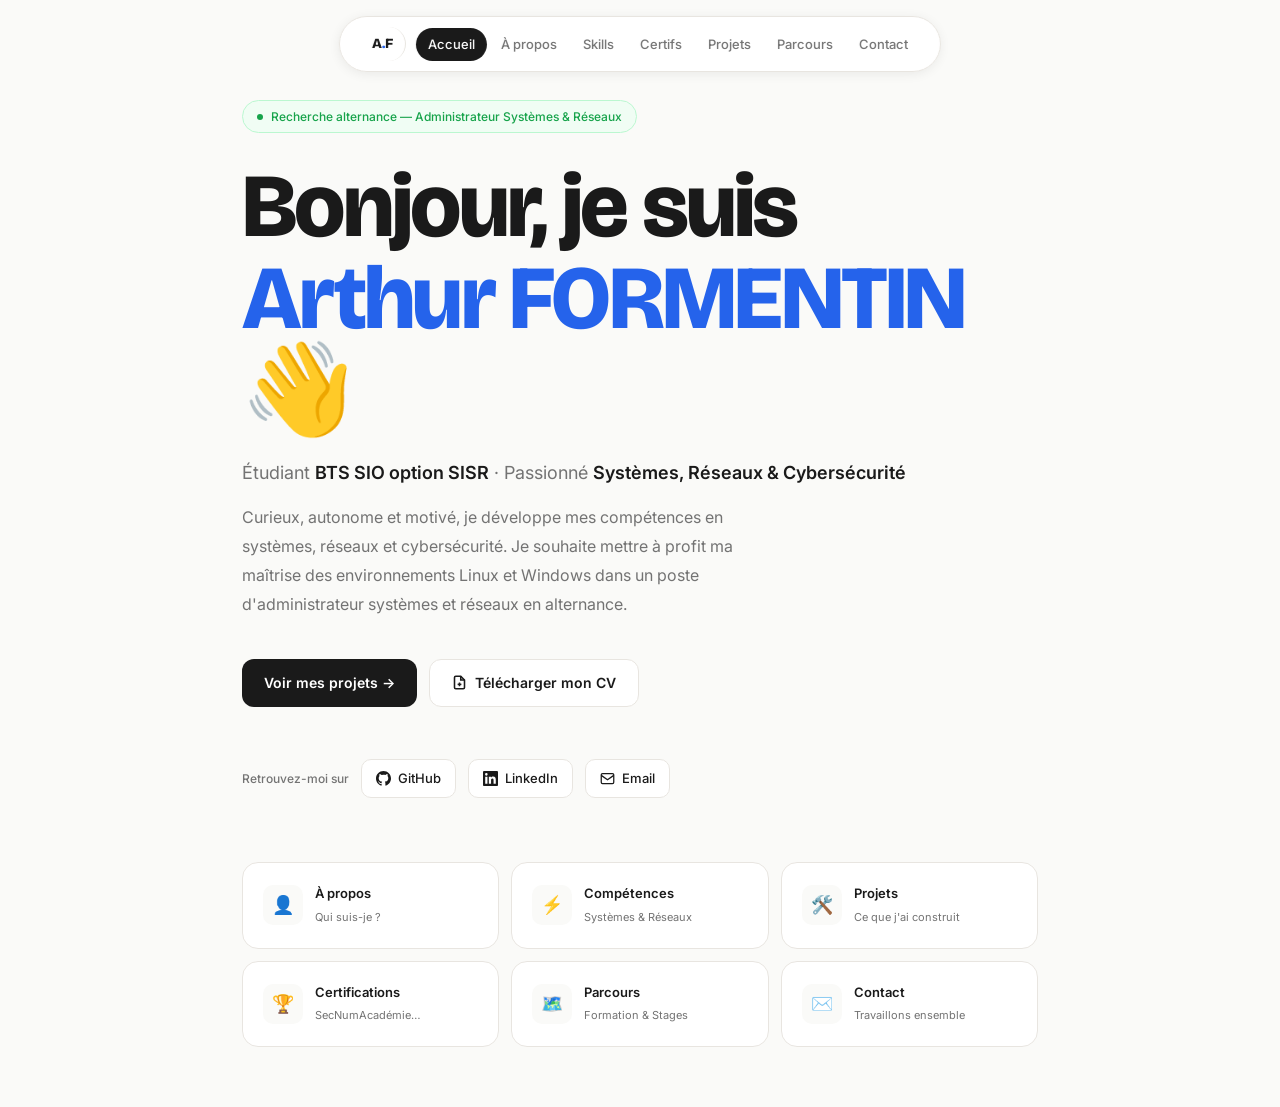
<file: portfolio/index.html>
<!DOCTYPE html>
<html lang="fr">
<head>
  <meta charset="UTF-8">
  <meta name="viewport" content="width=device-width, initial-scale=1.0">
  <title>Arthur FORMENTIN — Portfolio</title>
  <link href="https://fonts.googleapis.com/css2?family=Bricolage+Grotesque:opsz,wght@12..96,400;12..96,700;12..96,800&family=Inter:wght@400;500;600&display=swap" rel="stylesheet">
  <link rel="stylesheet" href="css/style.css">
  <style>
    body { display: flex; flex-direction: column; justify-content: center; }

    .hero-wrap {
      min-height: 100vh;
      display: flex;
      align-items: center;
      padding: 100px 0 60px;
    }

    .hero-badge {
      display: inline-flex;
      align-items: center;
      gap: 8px;
      background: var(--green-light);
      border: 1px solid #bbf7d0;
      border-radius: 100px;
      padding: 6px 14px;
      font-size: 12px;
      font-weight: 500;
      color: var(--green);
      margin-bottom: 28px;
      opacity: 0;
      animation: fadeUp 0.6s 0.1s forwards;
    }

    .hero-badge::before {
      content: '';
      width: 6px; height: 6px;
      background: var(--green);
      border-radius: 50%;
      animation: pulse 2s infinite;
      flex-shrink: 0;
    }

    @keyframes pulse {
      0%,100% { opacity: 1; transform: scale(1); }
      50%      { opacity: 0.5; transform: scale(1.3); }
    }

    .hero-name {
      font-family: 'Bricolage Grotesque', sans-serif;
      font-size: clamp(48px, 8vw, 90px);
      font-weight: 800;
      line-height: 1.02;
      letter-spacing: -0.03em;
      margin-bottom: 22px;
      opacity: 0;
      animation: fadeUp 0.7s 0.2s forwards;
    }

    .hero-name em { font-style: normal; color: var(--accent); }

    .hero-role {
      font-size: 18px;
      color: var(--muted);
      font-weight: 400;
      margin-bottom: 16px;
      opacity: 0;
      animation: fadeUp 0.7s 0.3s forwards;
    }

    .hero-role strong { color: var(--text); font-weight: 600; }

    .hero-desc {
      font-size: 16px;
      color: var(--muted);
      max-width: 520px;
      line-height: 1.8;
      margin-bottom: 40px;
      opacity: 0;
      animation: fadeUp 0.7s 0.35s forwards;
    }

    .hero-actions {
      display: flex;
      gap: 12px;
      flex-wrap: wrap;
      margin-bottom: 52px;
      opacity: 0;
      animation: fadeUp 0.7s 0.4s forwards;
    }

    .hero-socials {
      display: flex;
      align-items: center;
      gap: 12px;
      flex-wrap: wrap;
      opacity: 0;
      animation: fadeUp 0.7s 0.5s forwards;
    }

    .hero-socials span { font-size: 12px; color: var(--muted); font-weight: 500; }

    .icon-link {
      display: flex;
      align-items: center;
      gap: 7px;
      padding: 8px 14px;
      border-radius: 10px;
      border: 1.5px solid var(--border);
      background: var(--white);
      color: var(--text);
      text-decoration: none;
      font-size: 13px;
      font-weight: 500;
      transition: all 0.2s;
    }

    .icon-link:hover { border-color: var(--accent); color: var(--accent); transform: translateY(-2px); box-shadow: var(--shadow); }

    .quick-nav {
      display: grid;
      grid-template-columns: repeat(3, 1fr);
      gap: 12px;
      margin-top: 64px;
      opacity: 0;
      animation: fadeUp 0.7s 0.6s forwards;
    }

    .quick-card {
      background: var(--white);
      border: 1.5px solid var(--border);
      border-radius: var(--radius);
      padding: 20px;
      text-decoration: none;
      color: inherit;
      display: flex;
      align-items: center;
      gap: 12px;
      transition: all 0.2s;
    }

    .quick-card:hover { border-color: var(--accent); box-shadow: var(--shadow-hover); transform: translateY(-3px); }

    .quick-ico { width: 40px; height: 40px; background: var(--bg); border-radius: 10px; display: flex; align-items: center; justify-content: center; font-size: 18px; flex-shrink: 0; }
    .quick-text p    { font-size: 13px; font-weight: 600; }
    .quick-text span { font-size: 11px; color: var(--muted); }

    @media (max-width: 600px) { .quick-nav { grid-template-columns: 1fr 1fr; } }
  </style>
</head>
<body>

  <nav>
    <a href="index.html" class="nav-logo">A<span>.</span>F</a>
    <a href="index.html" class="active">Accueil</a>
    <a href="about.html">À propos</a>
    <a href="skills.html">Skills</a>
    <a href="certs.html">Certifs</a>
    <a href="projects.html">Projets</a>
    <a href="parcours.html">Parcours</a>
    <a href="contact.html">Contact</a>
  </nav>

  <div class="hero-wrap">
    <div class="container">
      <div class="hero-badge">Recherche alternance — Administrateur Systèmes & Réseaux</div>
      <h1 class="hero-name">Bonjour, je suis<br><em>Arthur FORMENTIN</em> 👋</h1>
      <p class="hero-role">Étudiant <strong>BTS SIO option SISR</strong> · Passionné <strong>Systèmes, Réseaux & Cybersécurité</strong></p>
      <p class="hero-desc">
        Curieux, autonome et motivé, je développe mes compétences en systèmes, réseaux et cybersécurité.
        Je souhaite mettre à profit ma maîtrise des environnements Linux et Windows dans un poste d'administrateur systèmes et réseaux en alternance.
      </p>
      <div class="hero-actions">
        <a href="projects.html" class="btn btn-dark">Voir mes projets →</a>
        <a href="CV_Arthur_FORMENTIN.pdf" download class="btn btn-light">
          <svg width="15" height="15" viewBox="0 0 24 24" fill="none" stroke="currentColor" stroke-width="2.5"><path d="M14 2H6a2 2 0 0 0-2 2v16a2 2 0 0 0 2 2h12a2 2 0 0 0 2-2V8z"/><polyline points="14 2 14 8 20 8"/><line x1="12" y1="18" x2="12" y2="12"/><line x1="9" y1="15" x2="15" y2="15"/></svg>
          Télécharger mon CV
        </a>
      </div>
      <div class="hero-socials">
        <span>Retrouvez-moi sur</span>
        <a href="https://github.com/Nomalow" target="_blank" class="icon-link">
          <svg width="15" height="15" viewBox="0 0 24 24" fill="currentColor"><path d="M12 0C5.374 0 0 5.373 0 12c0 5.302 3.438 9.8 8.207 11.387.599.111.793-.261.793-.577v-2.234c-3.338.726-4.033-1.416-4.033-1.416-.546-1.387-1.333-1.756-1.333-1.756-1.089-.745.083-.729.083-.729 1.205.084 1.839 1.237 1.839 1.237 1.07 1.834 2.807 1.304 3.492.997.107-.775.418-1.305.762-1.604-2.665-.305-5.467-1.334-5.467-5.931 0-1.311.469-2.381 1.236-3.221-.124-.303-.535-1.524.117-3.176 0 0 1.008-.322 3.301 1.23A11.509 11.509 0 0 1 12 5.803c1.02.005 2.047.138 3.006.404 2.291-1.552 3.297-1.23 3.297-1.23.653 1.653.242 2.874.118 3.176.77.84 1.235 1.911 1.235 3.221 0 4.609-2.807 5.624-5.479 5.921.43.372.823 1.102.823 2.222v3.293c0 .319.192.694.801.576C20.566 21.797 24 17.3 24 12c0-6.627-5.373-12-12-12z"/></svg>
          GitHub
        </a>
        <a href="https://www.linkedin.com/in/arthur-formentin-907296362/" target="_blank" class="icon-link">
          <svg width="15" height="15" viewBox="0 0 24 24" fill="currentColor"><path d="M20.447 20.452h-3.554v-5.569c0-1.328-.027-3.037-1.852-3.037-1.853 0-2.136 1.445-2.136 2.939v5.667H9.351V9h3.414v1.561h.046c.477-.9 1.637-1.85 3.37-1.85 3.601 0 4.267 2.37 4.267 5.455v6.286zM5.337 7.433a2.062 2.062 0 0 1-2.063-2.065 2.064 2.064 0 1 1 2.063 2.065zm1.782 13.019H3.555V9h3.564v11.452zM22.225 0H1.771C.792 0 0 .774 0 1.729v20.542C0 23.227.792 24 1.771 24h20.451C23.2 24 24 23.227 24 22.271V1.729C24 .774 23.2 0 22.222 0h.003z"/></svg>
          LinkedIn
        </a>
        <a href="mailto:arthur.formentin@sts-siocaen.info" class="icon-link">
          <svg width="15" height="15" viewBox="0 0 24 24" fill="none" stroke="currentColor" stroke-width="2"><rect x="2" y="4" width="20" height="16" rx="2"/><path d="M2 7l10 7 10-7"/></svg>
          Email
        </a>
      </div>

      <div class="quick-nav">
        <a href="about.html"    class="quick-card"><div class="quick-ico">👤</div><div class="quick-text"><p>À propos</p><span>Qui suis-je ?</span></div></a>
        <a href="skills.html"   class="quick-card"><div class="quick-ico">⚡</div><div class="quick-text"><p>Compétences</p><span>Systèmes & Réseaux</span></div></a>
        <a href="projects.html" class="quick-card"><div class="quick-ico">🛠️</div><div class="quick-text"><p>Projets</p><span>Ce que j'ai construit</span></div></a>
        <a href="certs.html"    class="quick-card"><div class="quick-ico">🏆</div><div class="quick-text"><p>Certifications</p><span>SecNumAcadémie…</span></div></a>
        <a href="parcours.html" class="quick-card"><div class="quick-ico">🗺️</div><div class="quick-text"><p>Parcours</p><span>Formation & Stages</span></div></a>
        <a href="contact.html"  class="quick-card"><div class="quick-ico">✉️</div><div class="quick-text"><p>Contact</p><span>Travaillons ensemble</span></div></a>
      </div>
    </div>
  </div>

  <script>
    document.querySelectorAll('.reveal').forEach(el => {
      new IntersectionObserver(([e]) => { if(e.isIntersecting) el.classList.add('visible'); }, {threshold:0.1}).observe(el);
    });
  </script>
</body>
</html>
</file>
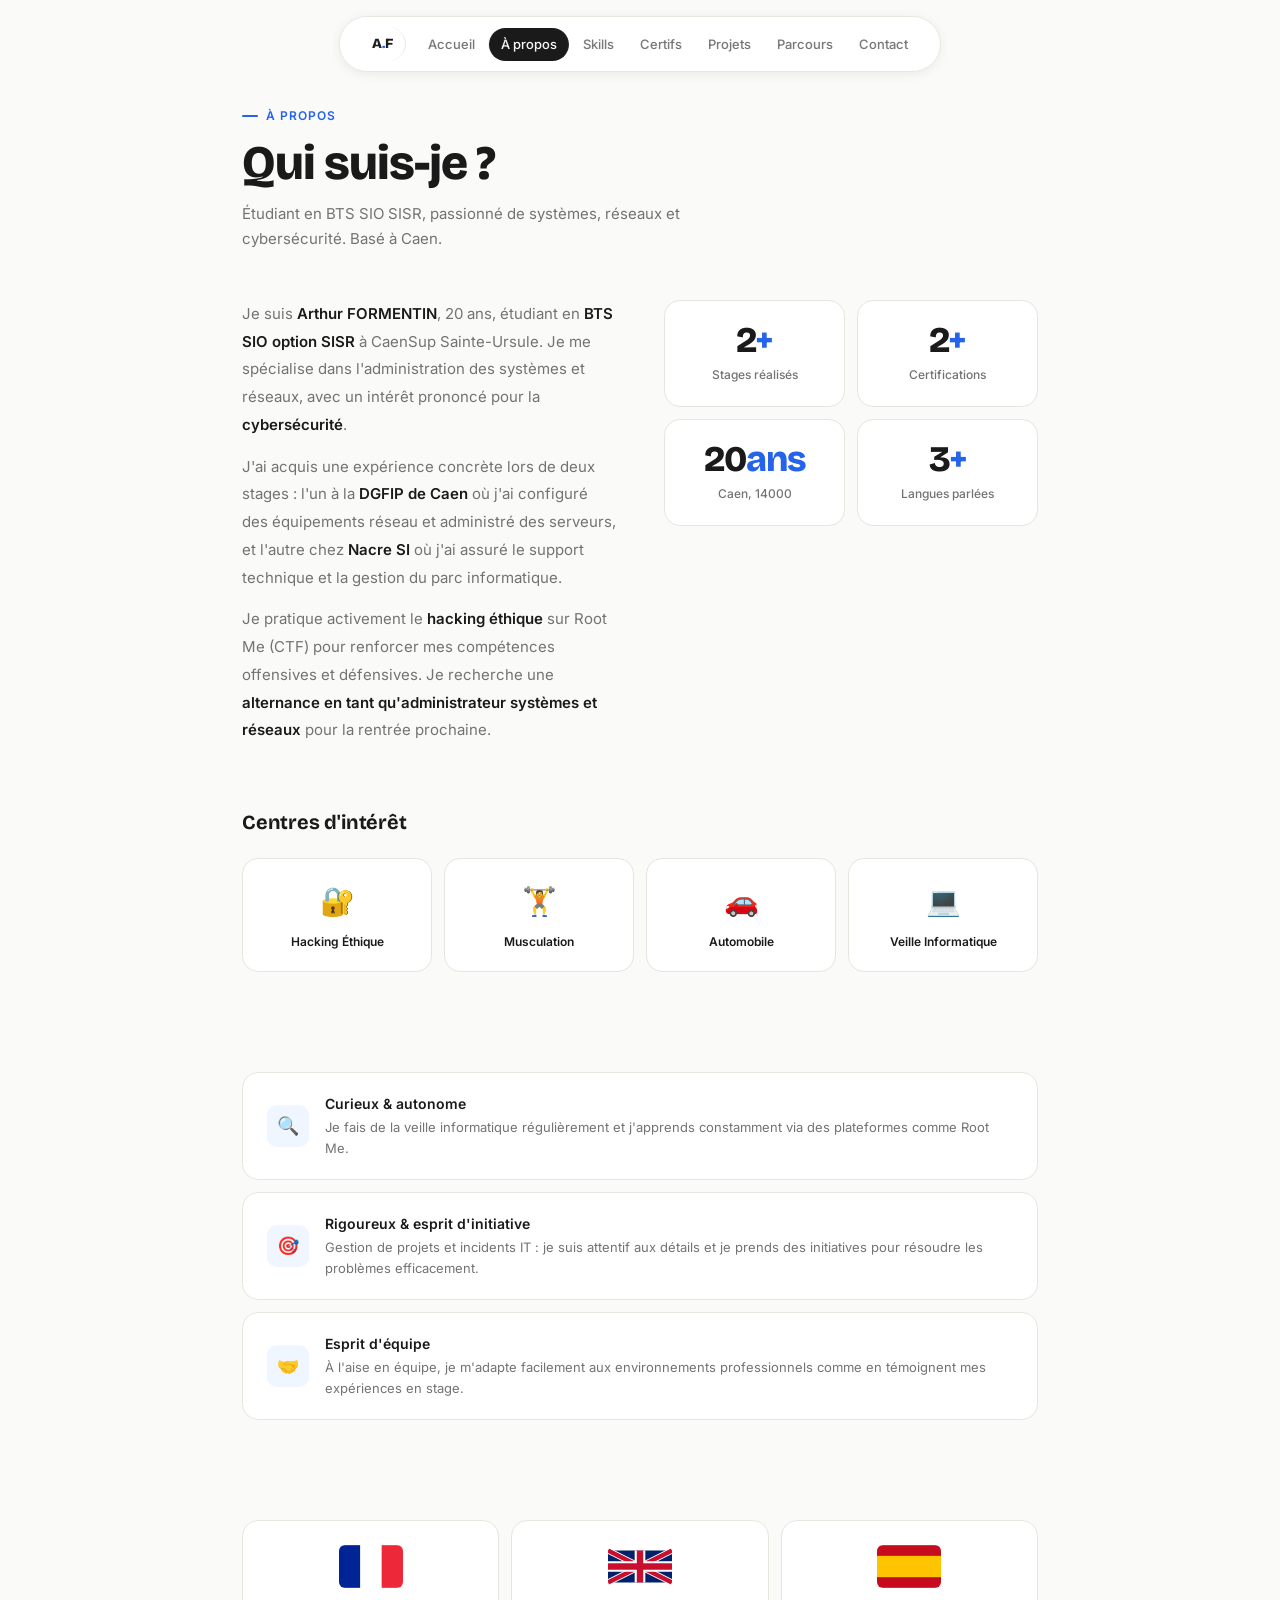
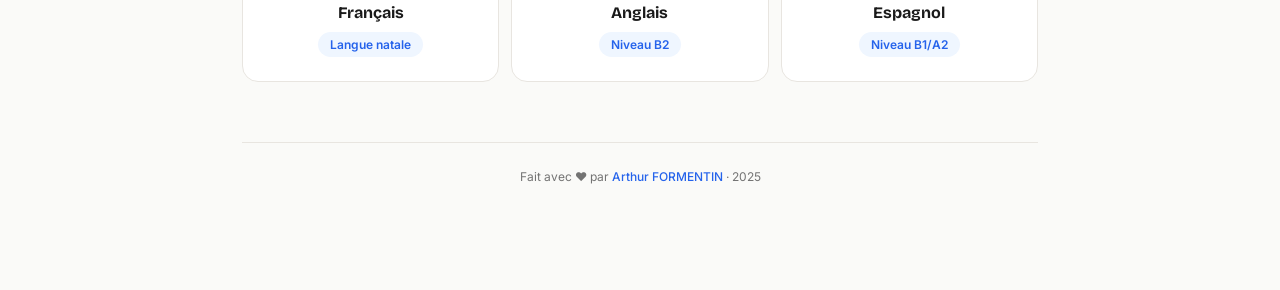
<file: portfolio/about.html>
<!DOCTYPE html>
<html lang="fr">
<head>
  <meta charset="UTF-8">
  <meta name="viewport" content="width=device-width, initial-scale=1.0">
  <title>Arthur FORMENTIN — À propos</title>
  <link href="https://fonts.googleapis.com/css2?family=Bricolage+Grotesque:opsz,wght@12..96,400;12..96,700;12..96,800&family=Inter:wght@400;500;600&display=swap" rel="stylesheet">
  <link rel="stylesheet" href="css/style.css">
  <style>
    .about-grid { display: grid; grid-template-columns: 1fr 1fr; gap: 48px; align-items: start; margin-bottom: 48px; }
    .about-text p { color: var(--muted); line-height: 1.85; margin-bottom: 14px; font-size: 15px; }
    .about-text strong { color: var(--text); font-weight: 600; }
    .about-stats { display: grid; grid-template-columns: 1fr 1fr; gap: 12px; }
    .stat-card { background: var(--white); border: 1.5px solid var(--border); border-radius: var(--radius); padding: 22px 20px; text-align: center; transition: all 0.2s; }
    .stat-card:hover { border-color: var(--accent); box-shadow: var(--shadow); transform: translateY(-2px); }
    .stat-num { font-family: 'Bricolage Grotesque', sans-serif; font-size: 36px; font-weight: 800; letter-spacing: -0.03em; line-height: 1; margin-bottom: 6px; }
    .stat-num span { color: var(--accent); }
    .stat-label { font-size: 12px; color: var(--muted); font-weight: 500; }

    .block-title { font-family: 'Bricolage Grotesque', sans-serif; font-size: 20px; font-weight: 700; margin-bottom: 20px; letter-spacing: -0.01em; }

    .interests-grid { display: grid; grid-template-columns: repeat(4, 1fr); gap: 12px; margin-bottom: 48px; }
    .interest-card { background: var(--white); border: 1.5px solid var(--border); border-radius: var(--radius); padding: 20px 16px; text-align: center; transition: all 0.2s; }
    .interest-card:hover { border-color: var(--accent); transform: translateY(-2px); box-shadow: var(--shadow); }
    .interest-ico { font-size: 28px; margin-bottom: 8px; }
    .interest-label { font-size: 12px; font-weight: 600; }

    .values-list { display: flex; flex-direction: column; gap: 12px; margin-bottom: 48px; }
    .value-item { background: var(--white); border: 1.5px solid var(--border); border-radius: var(--radius); padding: 20px 24px; display: flex; align-items: center; gap: 16px; transition: all 0.2s; }
    .value-item:hover { border-color: var(--accent); box-shadow: var(--shadow); transform: translateX(4px); }
    .value-ico { width: 42px; height: 42px; background: var(--accent-light); border-radius: 10px; display: flex; align-items: center; justify-content: center; font-size: 18px; flex-shrink: 0; }
    .value-title { font-size: 14px; font-weight: 600; margin-bottom: 2px; }
    .value-desc { font-size: 13px; color: var(--muted); }

    .lang-grid { display: grid; grid-template-columns: repeat(3, 1fr); gap: 12px; }
    .lang-card { background: var(--white); border: 1.5px solid var(--border); border-radius: var(--radius); padding: 24px 20px; text-align: center; transition: all 0.2s; }
    .lang-card:hover { border-color: var(--accent); transform: translateY(-2px); box-shadow: var(--shadow); }
    .lang-flag { margin-bottom: 12px; display: block; }
    .lang-name { font-family: 'Bricolage Grotesque', sans-serif; font-size: 16px; font-weight: 700; margin-bottom: 6px; }
    .lang-level { font-size: 12px; font-weight: 600; color: var(--accent); padding: 3px 12px; background: var(--accent-light); border-radius: 100px; display: inline-block; }

    @media (max-width: 700px) {
      .about-grid { grid-template-columns: 1fr; gap: 32px; }
      .interests-grid { grid-template-columns: repeat(2, 1fr); }
      .lang-grid { grid-template-columns: 1fr 1fr; }
    }
  </style>
</head>
<body>

  <nav>
    <a href="index.html" class="nav-logo">A<span>.</span>F</a>
    <a href="index.html">Accueil</a>
    <a href="about.html" class="active">À propos</a>
    <a href="skills.html">Skills</a>
    <a href="certs.html">Certifs</a>
    <a href="projects.html">Projets</a>
    <a href="parcours.html">Parcours</a>
    <a href="contact.html">Contact</a>
  </nav>

  <div class="page-wrapper">
    <div class="container">

      <div class="page-header reveal">
        <p class="section-label">À propos</p>
        <h1>Qui suis-je ?</h1>
        <p class="page-subtitle">Étudiant en BTS SIO SISR, passionné de systèmes, réseaux et cybersécurité. Basé à Caen.</p>
      </div>

      <div class="about-grid">
        <div class="about-text reveal">
          <p>Je suis <strong>Arthur FORMENTIN</strong>, 20 ans, étudiant en <strong>BTS SIO option SISR</strong> à CaenSup Sainte-Ursule. Je me spécialise dans l'administration des systèmes et réseaux, avec un intérêt prononcé pour la <strong>cybersécurité</strong>.</p>
          <p>J'ai acquis une expérience concrète lors de deux stages : l'un à la <strong>DGFIP de Caen</strong> où j'ai configuré des équipements réseau et administré des serveurs, et l'autre chez <strong>Nacre SI</strong> où j'ai assuré le support technique et la gestion du parc informatique.</p>
          <p>Je pratique activement le <strong>hacking éthique</strong> sur Root Me (CTF) pour renforcer mes compétences offensives et défensives. Je recherche une <strong>alternance en tant qu'administrateur systèmes et réseaux</strong> pour la rentrée prochaine.</p>
        </div>
        <div class="about-stats reveal">
          <div class="stat-card"><div class="stat-num">2<span>+</span></div><div class="stat-label">Stages réalisés</div></div>
          <div class="stat-card"><div class="stat-num">2<span>+</span></div><div class="stat-label">Certifications</div></div>
          <div class="stat-card"><div class="stat-num">20<span>ans</span></div><div class="stat-label">Caen, 14000</div></div>
          <div class="stat-card"><div class="stat-num">3<span>+</span></div><div class="stat-label">Langues parlées</div></div>
        </div>
      </div>

      <p class="block-title reveal">Centres d'intérêt</p>
      <div class="interests-grid">
        <div class="interest-card reveal"><div class="interest-ico">🔐</div><div class="interest-label">Hacking Éthique</div></div>
        <div class="interest-card reveal"><div class="interest-ico">🏋️</div><div class="interest-label">Musculation</div></div>
        <div class="interest-card reveal"><div class="interest-ico">🚗</div><div class="interest-label">Automobile</div></div>
        <div class="interest-card reveal"><div class="interest-ico">💻</div><div class="interest-label">Veille Informatique</div></div>
      </div>

      <p class="block-title reveal">Mes qualités</p>
      <div class="values-list">
        <div class="value-item reveal">
          <div class="value-ico">🔍</div>
          <div><p class="value-title">Curieux & autonome</p><p class="value-desc">Je fais de la veille informatique régulièrement et j'apprends constamment via des plateformes comme Root Me.</p></div>
        </div>
        <div class="value-item reveal">
          <div class="value-ico">🎯</div>
          <div><p class="value-title">Rigoureux & esprit d'initiative</p><p class="value-desc">Gestion de projets et incidents IT : je suis attentif aux détails et je prends des initiatives pour résoudre les problèmes efficacement.</p></div>
        </div>
        <div class="value-item reveal">
          <div class="value-ico">🤝</div>
          <div><p class="value-title">Esprit d'équipe</p><p class="value-desc">À l'aise en équipe, je m'adapte facilement aux environnements professionnels comme en témoignent mes expériences en stage.</p></div>
        </div>
      </div>

      <p class="block-title reveal">Langues</p>
      <div class="lang-grid">
        <div class="lang-card reveal">
          <div class="lang-flag">
            <svg xmlns="http://www.w3.org/2000/svg" viewBox="0 0 3 2" width="64" height="43" style="border-radius:6px;display:block;margin:0 auto;">
              <rect width="1" height="2" x="0" fill="#002395"/>
              <rect width="1" height="2" x="1" fill="#fff"/>
              <rect width="1" height="2" x="2" fill="#ED2939"/>
            </svg>
          </div>
          <p class="lang-name">Français</p><span class="lang-level">Langue natale</span>
        </div>
        <div class="lang-card reveal">
          <div class="lang-flag">
            <svg xmlns="http://www.w3.org/2000/svg" viewBox="0 0 60 30" width="64" height="43" style="border-radius:6px;display:block;margin:0 auto;">
              <rect width="60" height="30" fill="#012169"/>
              <path d="M0,0 L60,30 M60,0 L0,30" stroke="#fff" stroke-width="6"/>
              <path d="M0,0 L60,30 M60,0 L0,30" stroke="#C8102E" stroke-width="4"/>
              <path d="M30,0 V30 M0,15 H60" stroke="#fff" stroke-width="10"/>
              <path d="M30,0 V30 M0,15 H60" stroke="#C8102E" stroke-width="6"/>
            </svg>
          </div>
          <p class="lang-name">Anglais</p><span class="lang-level">Niveau B2</span>
        </div>
        <div class="lang-card reveal">
          <div class="lang-flag">
            <svg xmlns="http://www.w3.org/2000/svg" viewBox="0 0 3 2" width="64" height="43" style="border-radius:6px;display:block;margin:0 auto;">
              <rect width="3" height="2" fill="#c60b1e"/>
              <rect width="3" height="1" y="0.5" fill="#ffc400"/>
            </svg>
          </div>
          <p class="lang-name">Espagnol</p><span class="lang-level">Niveau B1/A2</span>
        </div>
      </div>

      <footer><p>Fait avec ❤️ par <a href="index.html">Arthur FORMENTIN</a> · 2025</p></footer>
    </div>
  </div>

  <script>
    const obs = new IntersectionObserver((entries) => {
      entries.forEach(e => {
        if (!e.isIntersecting) return;
        const siblings = [...(e.target.parentElement?.querySelectorAll('.reveal') ?? [])];
        setTimeout(() => e.target.classList.add('visible'), siblings.indexOf(e.target) * 70);
        obs.unobserve(e.target);
      });
    }, { threshold: 0.1 });
    document.querySelectorAll('.reveal').forEach(el => obs.observe(el));
  </script>
</body>
</html>
</file>
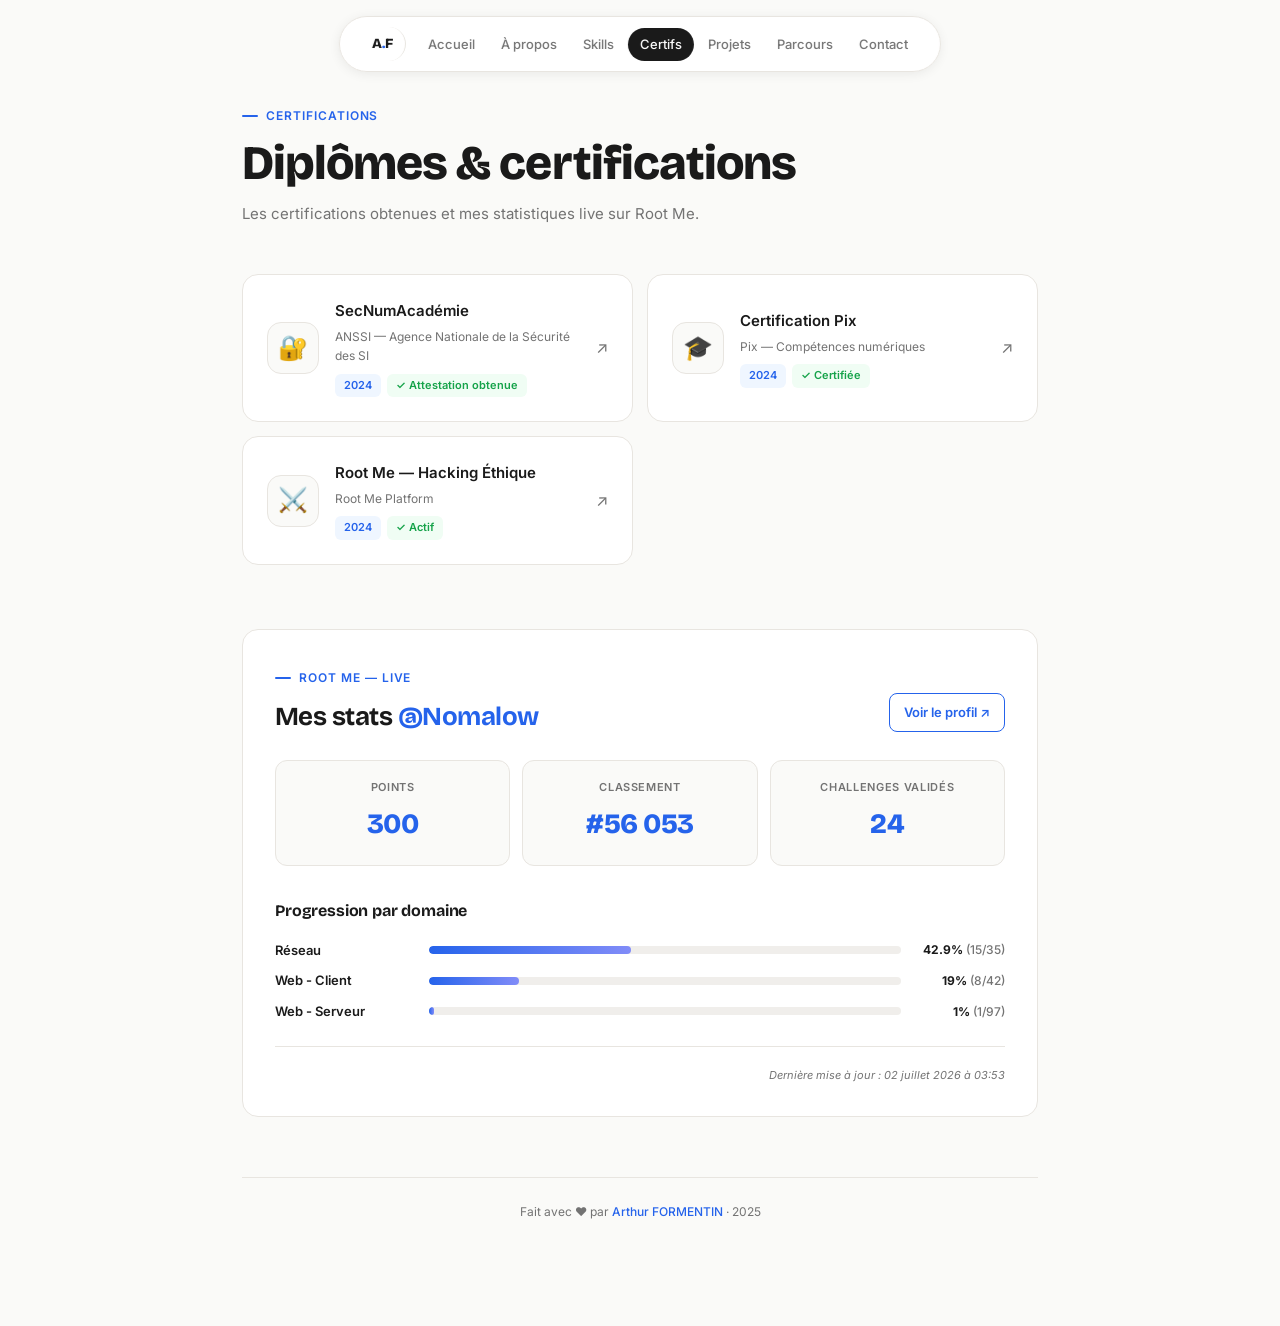
<file: portfolio/certs.html>
<!DOCTYPE html>
<html lang="fr">
<head>
  <meta charset="UTF-8">
  <meta name="viewport" content="width=device-width, initial-scale=1.0">
  <title>Arthur FORMENTIN — Certifications</title>
  <link href="https://fonts.googleapis.com/css2?family=Bricolage+Grotesque:opsz,wght@12..96,400;12..96,700;12..96,800&family=Inter:wght@400;500;600&display=swap" rel="stylesheet">
  <link rel="stylesheet" href="css/style.css">
  <link rel="stylesheet" href="css/certs.css">
</head>
<body>

  <nav>
    <a href="index.html" class="nav-logo">A<span>.</span>F</a>
    <a href="index.html">Accueil</a>
    <a href="about.html">À propos</a>
    <a href="skills.html">Skills</a>
    <a href="certs.html" class="active">Certifs</a>
    <a href="projects.html">Projets</a>
    <a href="parcours.html">Parcours</a>
    <a href="contact.html">Contact</a>
  </nav>

  <div class="page-wrapper">
    <div class="container">

      <div class="page-header reveal">
        <p class="section-label">Certifications</p>
        <h1>Diplômes &amp; certifications</h1>
        <p class="page-subtitle">Les certifications obtenues et mes statistiques live sur Root Me.</p>
      </div>

      <!-- ─── Cartes certifications ──────────────────────────────────── -->
      <div class="certs-grid">

        <a href="https://secnumacademie.gouv.fr" target="_blank" rel="noopener" class="cert-card reveal">
          <div class="cert-icon">🔐</div>
          <div class="cert-info">
            <p class="cert-name">SecNumAcadémie</p>
            <p class="cert-issuer">ANSSI — Agence Nationale de la Sécurité des SI</p>
            <div class="cert-badge-row">
              <span class="cert-year">2024</span>
              <span class="cert-level">✓ Attestation obtenue</span>
            </div>
          </div>
          <span class="cert-arrow">↗</span>
        </a>

        <a href="https://pix.fr" target="_blank" rel="noopener" class="cert-card reveal">
          <div class="cert-icon">🎓</div>
          <div class="cert-info">
            <p class="cert-name">Certification Pix</p>
            <p class="cert-issuer">Pix — Compétences numériques</p>
            <div class="cert-badge-row">
              <span class="cert-year">2024</span>
              <span class="cert-level">✓ Certifiée</span>
            </div>
          </div>
          <span class="cert-arrow">↗</span>
        </a>

        <a href="https://www.root-me.org/Nomalow?lang=fr" target="_blank" rel="noopener" class="cert-card reveal">
          <div class="cert-icon">⚔️</div>
          <div class="cert-info">
            <p class="cert-name">Root Me — Hacking Éthique</p>
            <p class="cert-issuer">Root Me Platform</p>
            <div class="cert-badge-row">
              <span class="cert-year">2024</span>
              <span class="cert-level">✓ Actif</span>
            </div>
          </div>
          <span class="cert-arrow">↗</span>
        </a>

      </div>

      <!-- ─── Stats Root Me (live) ───────────────────────────────────── -->
      <section class="rootme-section reveal" id="rootme-section">
        <div class="rootme-header">
          <div>
            <p class="section-label">Root Me — Live</p>
            <h2 class="rootme-title">Mes stats <span class="rootme-pseudo">@Nomalow</span></h2>
          </div>
          <a href="https://www.root-me.org/Nomalow?lang=fr" target="_blank" rel="noopener" class="rootme-link">
            Voir le profil ↗
          </a>
        </div>

        <!-- Cartes globales -->
        <div class="rootme-stats">
          <div class="rootme-stat">
            <p class="rootme-stat-label">Points</p>
            <p class="rootme-stat-value" id="rm-points">—</p>
          </div>
          <div class="rootme-stat">
            <p class="rootme-stat-label">Classement</p>
            <p class="rootme-stat-value" id="rm-rank">—</p>
          </div>
          <div class="rootme-stat">
            <p class="rootme-stat-label">Challenges validés</p>
            <p class="rootme-stat-value" id="rm-challenges">—</p>
          </div>
        </div>

        <!-- Répartition par domaine -->
        <p class="domains-title">Progression par domaine</p>
        <div class="domains-list" id="rm-domains">
          <!-- injecté en JS -->
          <p class="domains-loading">Chargement des stats…</p>
        </div>

        <p class="rootme-updated" id="rm-updated"></p>
      </section>

      <footer><p>Fait avec ❤️ par <a href="index.html">Arthur FORMENTIN</a> · 2025</p></footer>
    </div>
  </div>

  <script type="module" src="js/certs.js"></script>
</body>
</html>
</file>
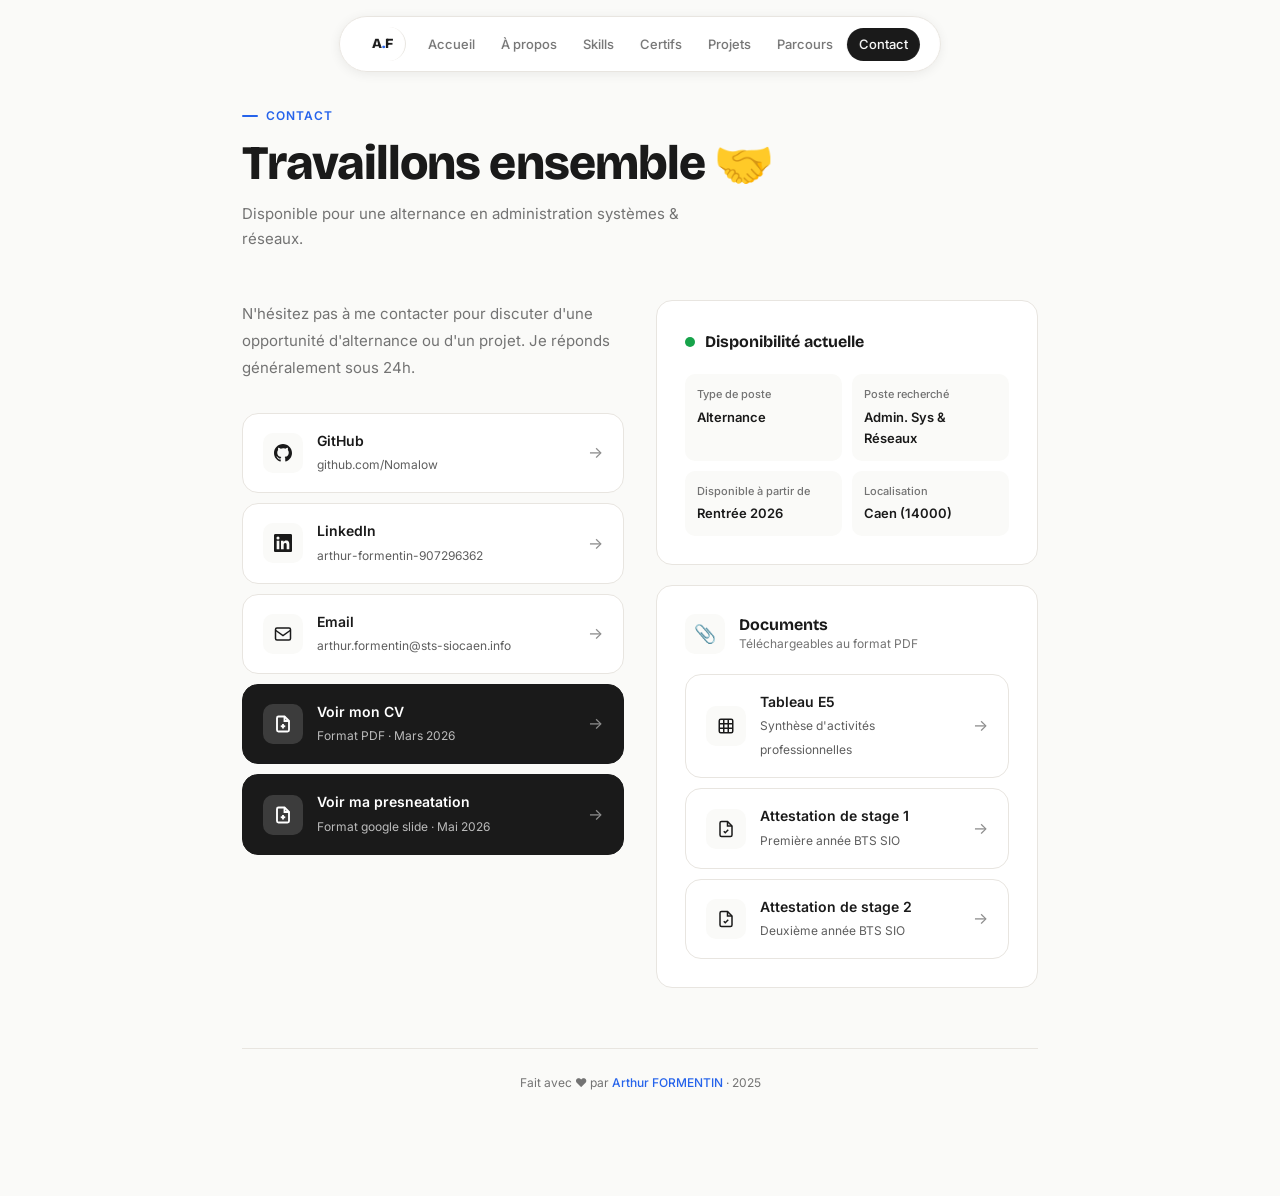
<file: portfolio/contact.html>
<!DOCTYPE html>
<html lang="fr">
<head>
  <meta charset="UTF-8">
  <meta name="viewport" content="width=device-width, initial-scale=1.0">
  <title>Arthur FORMENTIN — Contact</title>
  <link href="https://fonts.googleapis.com/css2?family=Bricolage+Grotesque:opsz,wght@12..96,400;12..96,700;12..96,800&family=Inter:wght@400;500;600&display=swap" rel="stylesheet">
  <link rel="stylesheet" href="css/style.css">
  <link rel="stylesheet" href="css/contact.css">
</head>
<body>

  <nav>
    <a href="index.html" class="nav-logo">A<span>.</span>F</a>
    <a href="index.html">Accueil</a>
    <a href="about.html">À propos</a>
    <a href="skills.html">Skills</a>
    <a href="certs.html">Certifs</a>
    <a href="projects.html">Projets</a>
    <a href="parcours.html">Parcours</a>
    <a href="contact.html" class="active">Contact</a>
  </nav>

  <div class="page-wrapper">
    <div class="container">

      <div class="page-header reveal">
        <p class="section-label">Contact</p>
        <h1>Travaillons ensemble 🤝</h1>
        <p class="page-subtitle">Disponible pour une alternance en administration systèmes & réseaux.</p>
      </div>

      <div class="contact-wrapper">

        <div class="contact-left reveal">
          <p>N'hésitez pas à me contacter pour discuter d'une opportunité d'alternance ou d'un projet. Je réponds généralement sous 24h.</p>

          <div class="contact-links">
            <a href="https://github.com/Nomalow" target="_blank" class="contact-btn">
              <div class="contact-btn-ico">
                <svg width="18" height="18" viewBox="0 0 24 24" fill="currentColor"><path d="M12 0C5.374 0 0 5.373 0 12c0 5.302 3.438 9.8 8.207 11.387.599.111.793-.261.793-.577v-2.234c-3.338.726-4.033-1.416-4.033-1.416-.546-1.387-1.333-1.756-1.333-1.756-1.089-.745.083-.729.083-.729 1.205.084 1.839 1.237 1.839 1.237 1.07 1.834 2.807 1.304 3.492.997.107-.775.418-1.305.762-1.604-2.665-.305-5.467-1.334-5.467-5.931 0-1.311.469-2.381 1.236-3.221-.124-.303-.535-1.524.117-3.176 0 0 1.008-.322 3.301 1.23A11.509 11.509 0 0 1 12 5.803c1.02.005 2.047.138 3.006.404 2.291-1.552 3.297-1.23 3.297-1.23.653 1.653.242 2.874.118 3.176.77.84 1.235 1.911 1.235 3.221 0 4.609-2.807 5.624-5.479 5.921.43.372.823 1.102.823 2.222v3.293c0 .319.192.694.801.576C20.566 21.797 24 17.3 24 12c0-6.627-5.373-12-12-12z"/></svg>
              </div>
              <div class="contact-btn-text">
                <strong>GitHub</strong>
                <span>github.com/Nomalow</span>
              </div>
              <span class="contact-btn-arrow">→</span>
            </a>

            <a href="https://www.linkedin.com/in/arthur-formentin-907296362/" target="_blank" class="contact-btn">
              <div class="contact-btn-ico">
                <svg width="18" height="18" viewBox="0 0 24 24" fill="currentColor"><path d="M20.447 20.452h-3.554v-5.569c0-1.328-.027-3.037-1.852-3.037-1.853 0-2.136 1.445-2.136 2.939v5.667H9.351V9h3.414v1.561h.046c.477-.9 1.637-1.85 3.37-1.85 3.601 0 4.267 2.37 4.267 5.455v6.286zM5.337 7.433a2.062 2.062 0 0 1-2.063-2.065 2.064 2.064 0 1 1 2.063 2.065zm1.782 13.019H3.555V9h3.564v11.452zM22.225 0H1.771C.792 0 0 .774 0 1.729v20.542C0 23.227.792 24 1.771 24h20.451C23.2 24 24 23.227 24 22.271V1.729C24 .774 23.2 0 22.222 0h.003z"/></svg>
              </div>
              <div class="contact-btn-text">
                <strong>LinkedIn</strong>
                <span>arthur-formentin-907296362</span>
              </div>
              <span class="contact-btn-arrow">→</span>
            </a>

            <a href="mailto:arthur.formentin@sts-siocaen.info" class="contact-btn">
              <div class="contact-btn-ico">
                <svg width="18" height="18" viewBox="0 0 24 24" fill="none" stroke="currentColor" stroke-width="2"><rect x="2" y="4" width="20" height="16" rx="2"/><path d="M2 7l10 7 10-7"/></svg>
              </div>
              <div class="contact-btn-text">
                <strong>Email</strong>
                <span>arthur.formentin@sts-siocaen.info</span>
              </div>
              <span class="contact-btn-arrow">→</span>
            </a>

            <a href="pdfs/CV_Arthur_FORMENTIN.pdf" target="_blank" rel="noopener" class="contact-btn cv-btn">
              <div class="contact-btn-ico">
                <svg width="18" height="18" viewBox="0 0 24 24" fill="none" stroke="currentColor" stroke-width="2.5"><path d="M14 2H6a2 2 0 0 0-2 2v16a2 2 0 0 0 2 2h12a2 2 0 0 0 2-2V8z"/><polyline points="14 2 14 8 20 8"/><line x1="12" y1="18" x2="12" y2="12"/><line x1="9" y1="15" x2="15" y2="15"/></svg>
              </div>
              <div class="contact-btn-text">
                <strong>Voir mon CV</strong>
                <span>Format PDF · Mars 2026</span>
              </div>
              <span class="contact-btn-arrow">→</span>
            </a>

         <a href="https://docs.google.com/presentation/d/1WkRaTR2kR3GqWLou3huiJ4H6HKqH5rdy/edit?slide=id.p1#slide=id.p1" target="_blank" rel="noopener" class="contact-btn cv-btn">
              <div class="contact-btn-ico">
                <svg width="18" height="18" viewBox="0 0 24 24" fill="none" stroke="currentColor" stroke-width="2.5"><path d="M14 2H6a2 2 0 0 0-2 2v16a2 2 0 0 0 2 2h12a2 2 0 0 0 2-2V8z"/><polyline points="14 2 14 8 20 8"/><line x1="12" y1="18" x2="12" y2="12"/><line x1="9" y1="15" x2="15" y2="15"/></svg>
              </div>
              <div class="contact-btn-text">
                <strong>Voir ma presneatation</strong>
                <span>Format google slide · Mai 2026</span>
              </div>
              <span class="contact-btn-arrow">→</span>
            </a>
          </div>
        </div>

        <div class="contact-right">
          <div class="availability-card reveal">
            <div class="avail-header">
              <div class="avail-dot"></div>
              <p class="avail-title">Disponibilité actuelle</p>
            </div>
            <div class="avail-grid">
              <div class="avail-item"><p class="avail-label">Type de poste</p><p class="avail-value">Alternance</p></div>
              <div class="avail-item"><p class="avail-label">Poste recherché</p><p class="avail-value">Admin. Sys & Réseaux</p></div>
              <div class="avail-item"><p class="avail-label">Disponible à partir de</p><p class="avail-value">Rentrée 2026</p></div>
              <div class="avail-item"><p class="avail-label">Localisation</p><p class="avail-value">Caen (14000)</p></div>
            </div>
          </div>

          <div class="documents-card reveal">
            <div class="docs-header">
              <span class="docs-icon">📎</span>
              <div>
                <p class="docs-title">Documents</p>
                <p class="docs-subtitle">Téléchargeables au format PDF</p>
              </div>
            </div>
            <div class="docs-list">
              <a href="pdfs/Tableau_E5_Arthur_FORMENTIN.pdf" target="_blank" rel="noopener" class="contact-btn">
                <div class="contact-btn-ico">
                  <svg width="18" height="18" viewBox="0 0 24 24" fill="none" stroke="currentColor" stroke-width="2"><rect x="3" y="3" width="18" height="18" rx="2"/><line x1="3" y1="9" x2="21" y2="9"/><line x1="3" y1="15" x2="21" y2="15"/><line x1="9" y1="3" x2="9" y2="21"/><line x1="15" y1="3" x2="15" y2="21"/></svg>
                </div>
                <div class="contact-btn-text">
                  <strong>Tableau E5</strong>
                  <span>Synthèse d'activités professionnelles</span>
                </div>
                <span class="contact-btn-arrow">→</span>
              </a>

              <a href="pdfs/Attestation_Stage1_Arthur_FORMENTIN.pdf" target="_blank" rel="noopener" class="contact-btn">
                <div class="contact-btn-ico">
                  <svg width="18" height="18" viewBox="0 0 24 24" fill="none" stroke="currentColor" stroke-width="2"><path d="M14 2H6a2 2 0 0 0-2 2v16a2 2 0 0 0 2 2h12a2 2 0 0 0 2-2V8z"/><polyline points="14 2 14 8 20 8"/><path d="M9 15l2 2 4-4"/></svg>
                </div>
                <div class="contact-btn-text">
                  <strong>Attestation de stage 1</strong>
                  <span>Première année BTS SIO</span>
                </div>
                <span class="contact-btn-arrow">→</span>
              </a>

              <a href="pdfs/Attestation_Stage2_Arthur_FORMENTIN.pdf" target="_blank" rel="noopener" class="contact-btn">
                <div class="contact-btn-ico">
                  <svg width="18" height="18" viewBox="0 0 24 24" fill="none" stroke="currentColor" stroke-width="2"><path d="M14 2H6a2 2 0 0 0-2 2v16a2 2 0 0 0 2 2h12a2 2 0 0 0 2-2V8z"/><polyline points="14 2 14 8 20 8"/><path d="M9 15l2 2 4-4"/></svg>
                </div>
                <div class="contact-btn-text">
                  <strong>Attestation de stage 2</strong>
                  <span>Deuxième année BTS SIO</span>
                </div>
                <span class="contact-btn-arrow">→</span>
              </a>
            </div>
          </div>
        </div>

      </div>

      <footer><p>Fait avec ❤️ par <a href="index.html">Arthur FORMENTIN</a> · 2025</p></footer>
    </div>
  </div>

  <script type="module" src="js/contact.js"></script>
</body>
</html>
</file>
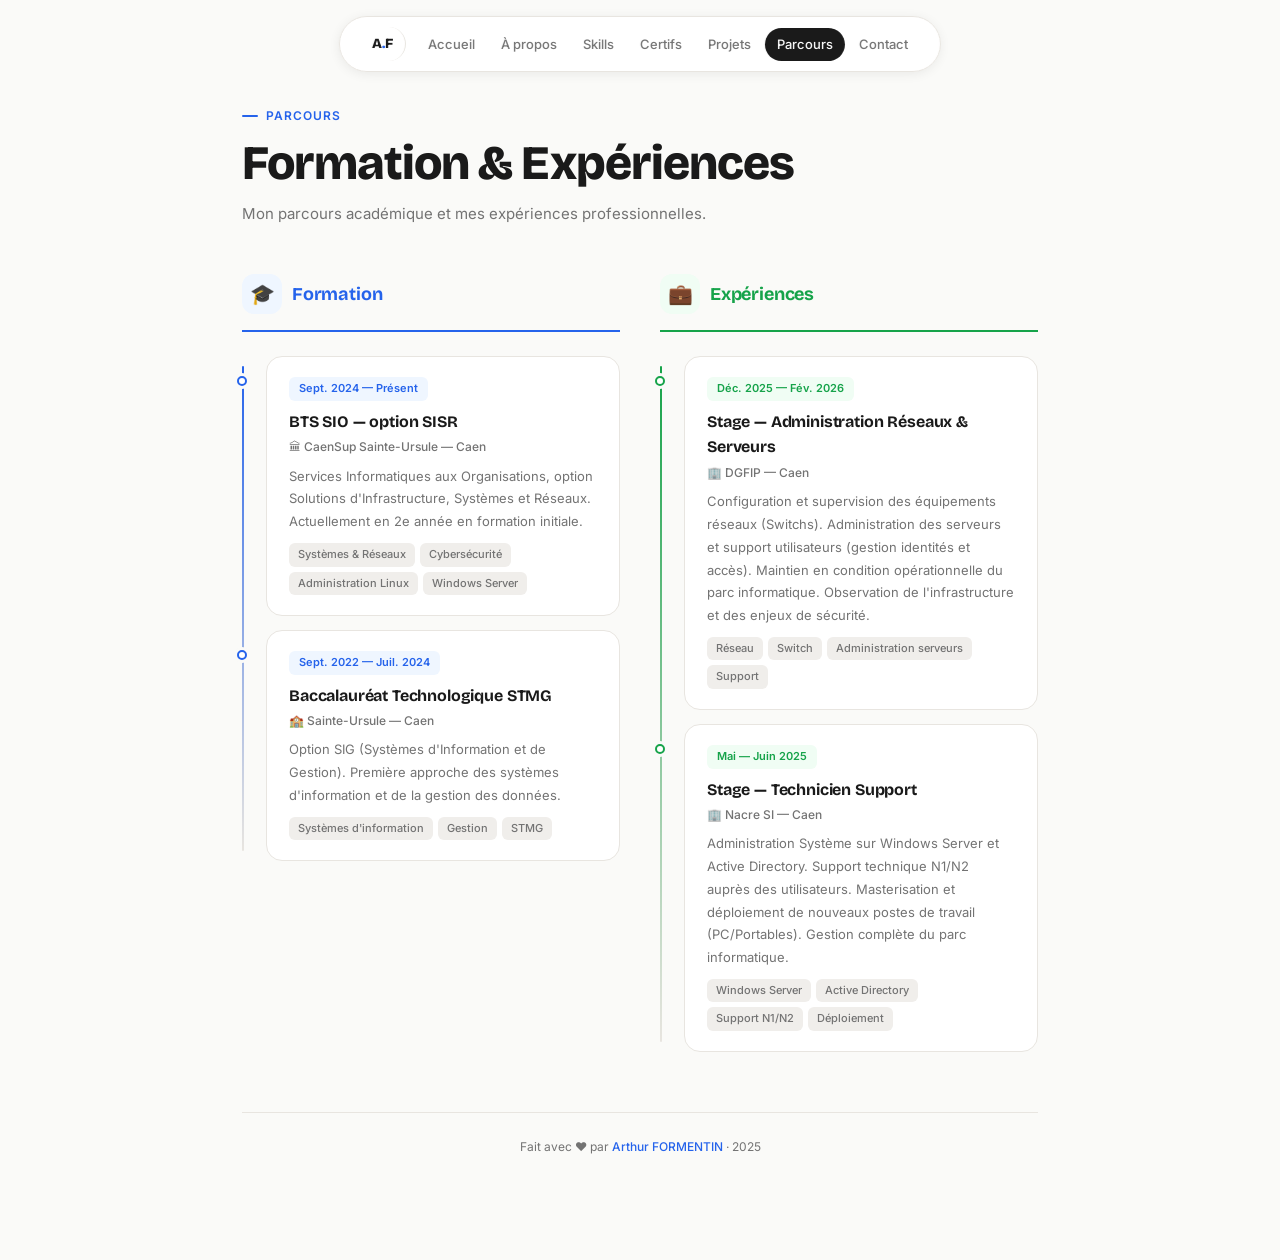
<file: portfolio/parcours.html>
<!DOCTYPE html>
<html lang="fr">
<head>
  <meta charset="UTF-8">
  <meta name="viewport" content="width=device-width, initial-scale=1.0">
  <title>Arthur FORMENTIN — Parcours</title>
  <link href="https://fonts.googleapis.com/css2?family=Bricolage+Grotesque:opsz,wght@12..96,400;12..96,700;12..96,800&family=Inter:wght@400;500;600&display=swap" rel="stylesheet">
  <link rel="stylesheet" href="css/style.css">
  <link rel="stylesheet" href="css/parcours.css">
</head>
<body>

  <nav>
    <a href="index.html" class="nav-logo">A<span>.</span>F</a>
    <a href="index.html">Accueil</a>
    <a href="about.html">À propos</a>
    <a href="skills.html">Skills</a>
    <a href="certs.html">Certifs</a>
    <a href="projects.html">Projets</a>
    <a href="parcours.html" class="active">Parcours</a>
    <a href="contact.html">Contact</a>
  </nav>

  <div class="page-wrapper">
    <div class="container">

      <div class="page-header reveal">
        <p class="section-label">Parcours</p>
        <h1>Formation & Expériences</h1>
        <p class="page-subtitle">Mon parcours académique et mes expériences professionnelles.</p>
      </div>

      <div class="timeline-wrapper">

        <!-- ── COLONNE ÉCOLE ── -->
        <div class="school-col">
          <div class="timeline-col-header school reveal">
            <div class="col-icon">🎓</div>
            <span class="col-title">Formation</span>
          </div>

          <div class="timeline">

            <div class="timeline-item reveal">
              <div class="tl-card">
                <div class="tl-top">
                  <span class="tl-date">Sept. 2024 — Présent</span>
                </div>
                <p class="tl-role">BTS SIO — option SISR</p>
                <p class="tl-place">🏛 CaenSup Sainte-Ursule — Caen</p>
                <p class="tl-desc">Services Informatiques aux Organisations, option Solutions d'Infrastructure, Systèmes et Réseaux. Actuellement en 2e année en formation initiale.</p>
                <div class="tl-tags">
                  <span class="tag">Systèmes & Réseaux</span>
                  <span class="tag">Cybersécurité</span>
                  <span class="tag">Administration Linux</span>
                  <span class="tag">Windows Server</span>
                </div>
              </div>
            </div>

            <div class="timeline-item reveal">
              <div class="tl-card">
                <div class="tl-top">
                  <span class="tl-date">Sept. 2022 — Juil. 2024</span>
                </div>
                <p class="tl-role">Baccalauréat Technologique STMG</p>
                <p class="tl-place">🏫 Sainte-Ursule — Caen</p>
                <p class="tl-desc">Option SIG (Systèmes d'Information et de Gestion). Première approche des systèmes d'information et de la gestion des données.</p>
                <div class="tl-tags">
                  <span class="tag">Systèmes d'information</span>
                  <span class="tag">Gestion</span>
                  <span class="tag">STMG</span>
                </div>
              </div>
            </div>

          </div>
        </div>

        <!-- ── COLONNE ENTREPRISE ── -->
        <div class="work-col">
          <div class="timeline-col-header work reveal">
            <div class="col-icon">💼</div>
            <span class="col-title">Expériences</span>
          </div>

          <div class="timeline">

            <div class="timeline-item reveal">
              <div class="tl-card">
                <div class="tl-top">
                  <span class="tl-date">Déc. 2025 — Fév. 2026</span>
                </div>
                <p class="tl-role">Stage — Administration Réseaux & Serveurs</p>
                <p class="tl-place">🏢 DGFIP — Caen</p>
                <p class="tl-desc">Configuration et supervision des équipements réseaux (Switchs). Administration des serveurs et support utilisateurs (gestion identités et accès). Maintien en condition opérationnelle du parc informatique. Observation de l'infrastructure et des enjeux de sécurité.</p>
                <div class="tl-tags">
                  <span class="tag">Réseau</span>
                  <span class="tag">Switch</span>
                  <span class="tag">Administration serveurs</span>
                  <span class="tag">Support</span>
                </div>
              </div>
            </div>

            <div class="timeline-item reveal">
              <div class="tl-card">
                <div class="tl-top">
                  <span class="tl-date">Mai — Juin 2025</span>
                </div>
                <p class="tl-role">Stage — Technicien Support</p>
                <p class="tl-place">🏢 Nacre SI — Caen</p>
                <p class="tl-desc">Administration Système sur Windows Server et Active Directory. Support technique N1/N2 auprès des utilisateurs. Masterisation et déploiement de nouveaux postes de travail (PC/Portables). Gestion complète du parc informatique.</p>
                <div class="tl-tags">
                  <span class="tag">Windows Server</span>
                  <span class="tag">Active Directory</span>
                  <span class="tag">Support N1/N2</span>
                  <span class="tag">Déploiement</span>
                </div>
              </div>
            </div>



          </div>
        </div>

      </div>

      <footer><p>Fait avec ❤️ par <a href="index.html">Arthur FORMENTIN</a> · 2025</p></footer>
    </div>
  </div>

  <script>
    const obs = new IntersectionObserver((entries) => {
      entries.forEach(e => {
        if (!e.isIntersecting) return;
        setTimeout(() => e.target.classList.add('visible'), 100);
        obs.unobserve(e.target);
      });
    }, { threshold: 0.1 });
    document.querySelectorAll('.reveal').forEach(el => obs.observe(el));
  </script>
</body>
</html>
</file>
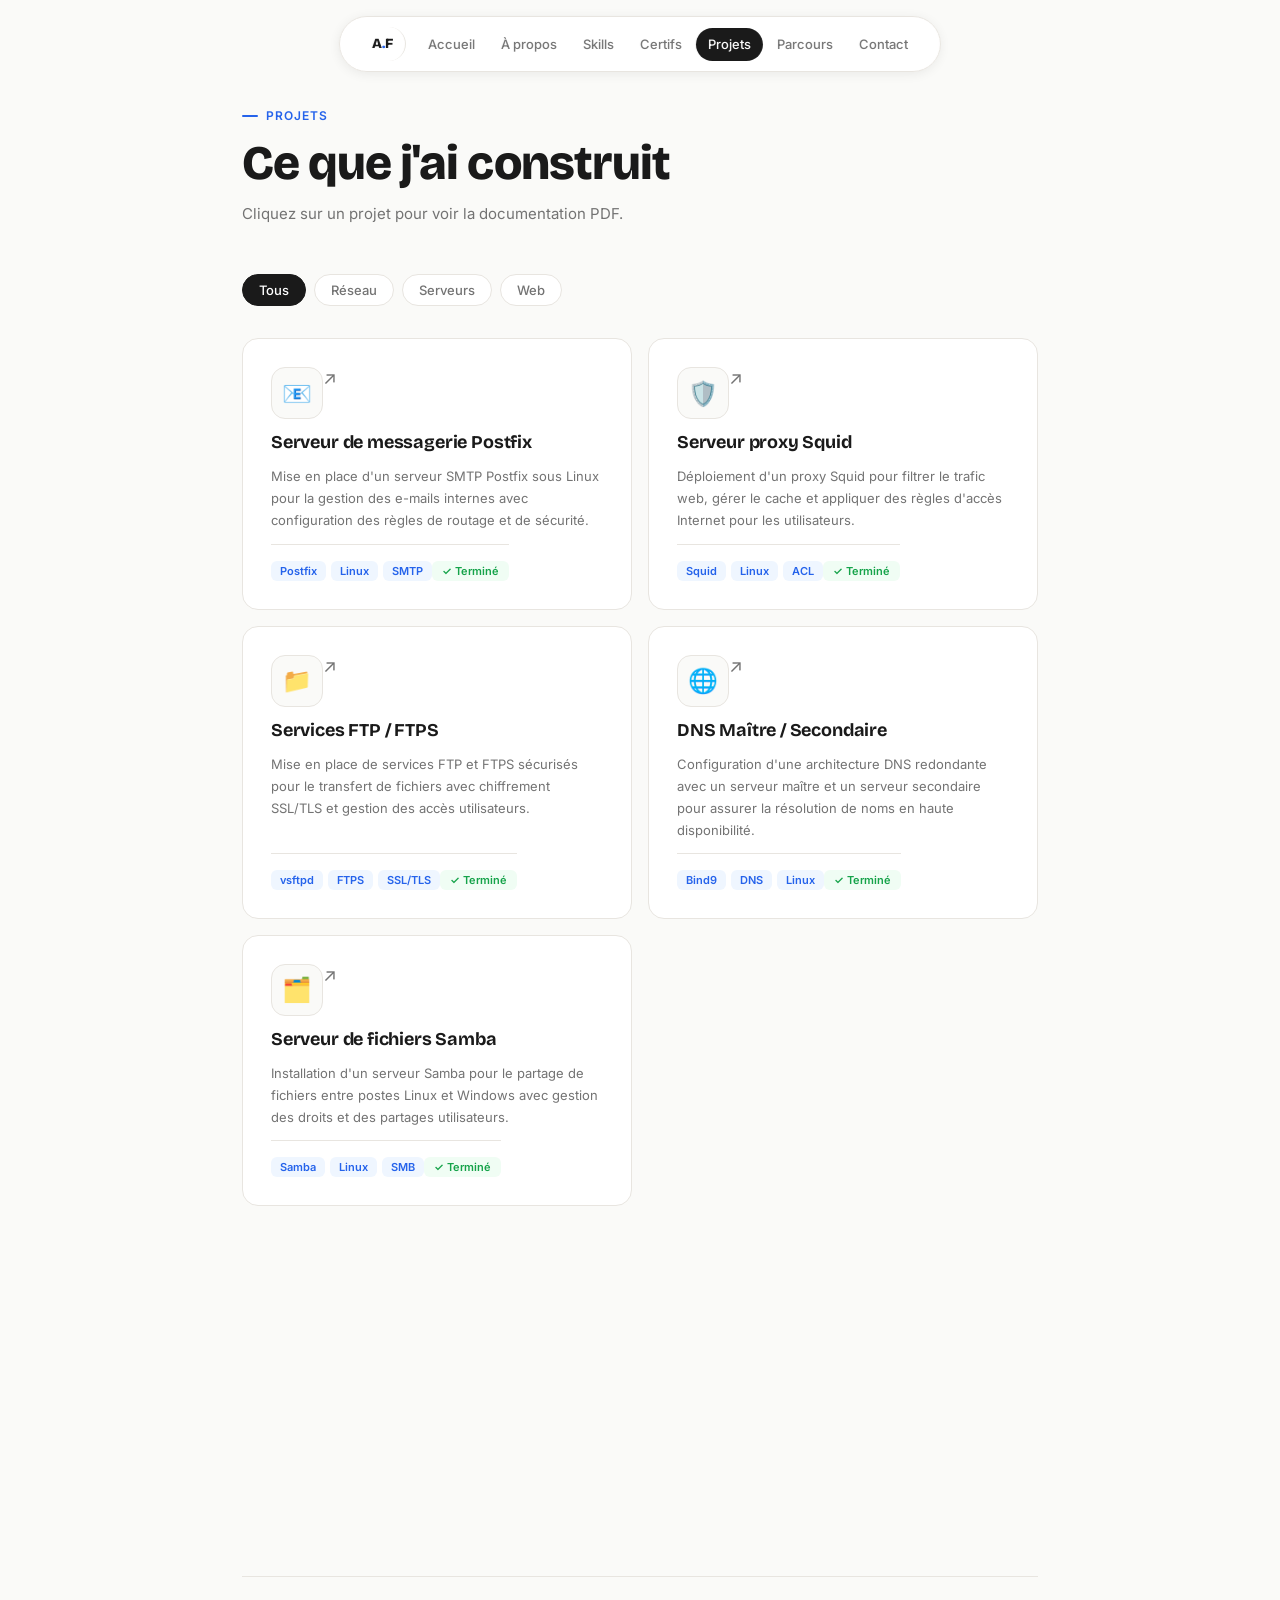
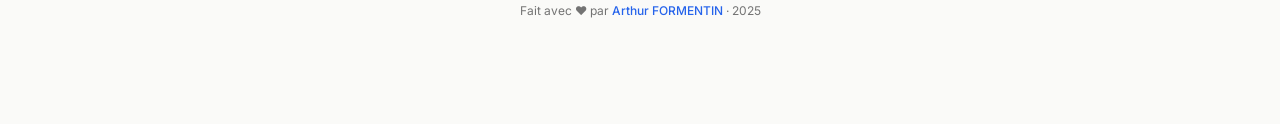
<file: portfolio/projects.html>
<!DOCTYPE html>
<html lang="fr">
<head>
  <meta charset="UTF-8">
  <meta name="viewport" content="width=device-width, initial-scale=1.0">
  <title>Portfolio — Projets</title>
  <link rel="stylesheet" href="css/style.css">
  <link rel="stylesheet" href="css/projects.css">
</head>
<body>

  <nav>
   <a href="index.html" class="nav-logo">A<span>.</span>F</a>
    <a href="index.html">Accueil</a>
    <a href="about.html">À propos</a>
    <a href="skills.html">Skills</a>
    <a href="certs.html">Certifs</a>
    <a href="projects.html" class="active">Projets</a>
    <a href="parcours.html">Parcours</a>
    <a href="contact.html">Contact</a>
  </nav>

  <div class="page-wrapper">
    <div class="container">

      <div class="page-header reveal">
        <p class="section-label">Projets</p>
        <h1>Ce que j'ai construit</h1>
        <p class="page-subtitle">Cliquez sur un projet pour voir la documentation PDF.</p>
      </div>

      <div class="filter-bar reveal">
        <button class="filter-btn active" data-filter="all">Tous</button>
        <button class="filter-btn" data-filter="reseau">Réseau</button>
        <button class="filter-btn" data-filter="serveurs">Serveurs</button>
        <button class="filter-btn" data-filter="web">Web</button>
      </div>

      <div class="projects-grid">

        <button class="project-card reveal" data-cat="serveurs"
          data-name="Serveur de messagerie Postfix" data-ico="📧"
          data-pdf="pdfs/postfix.pdf"
          data-stack="Postfix,Linux,SMTP" data-status="done">
          <div class="proj-top">
            <div class="proj-ico">📧</div>
            <span class="proj-arrow">↗</span>
          </div>
          <p class="proj-name">Serveur de messagerie Postfix</p>
          <p class="proj-desc">Mise en place d'un serveur SMTP Postfix sous Linux pour la gestion des e-mails internes avec configuration des règles de routage et de sécurité.</p>
          <div class="proj-footer">
            <div class="proj-stack">
              <span class="stack-tag">Postfix</span>
              <span class="stack-tag">Linux</span>
              <span class="stack-tag">SMTP</span>
            </div>
            <span class="proj-status status-done">✓ Terminé</span>
          </div>
        </button>

        <button class="project-card reveal" data-cat="reseau"
          data-name="Serveur proxy Squid" data-ico="🛡️"
          data-pdf="pdfs/squid.pdf"
          data-stack="Squid,Linux,ACL" data-status="done">
          <div class="proj-top">
            <div class="proj-ico">🛡️</div>
            <span class="proj-arrow">↗</span>
          </div>
          <p class="proj-name">Serveur proxy Squid</p>
          <p class="proj-desc">Déploiement d'un proxy Squid pour filtrer le trafic web, gérer le cache et appliquer des règles d'accès Internet pour les utilisateurs.</p>
          <div class="proj-footer">
            <div class="proj-stack">
              <span class="stack-tag">Squid</span>
              <span class="stack-tag">Linux</span>
              <span class="stack-tag">ACL</span>
            </div>
            <span class="proj-status status-done">✓ Terminé</span>
          </div>
        </button>

        <button class="project-card reveal" data-cat="serveurs"
          data-name="Services FTP / FTPS" data-ico="📁"
          data-pdf="pdfs/ftp.pdf"
          data-stack="vsftpd,FTPS,SSL/TLS" data-status="done">
          <div class="proj-top">
            <div class="proj-ico">📁</div>
            <span class="proj-arrow">↗</span>
          </div>
          <p class="proj-name">Services FTP / FTPS</p>
          <p class="proj-desc">Mise en place de services FTP et FTPS sécurisés pour le transfert de fichiers avec chiffrement SSL/TLS et gestion des accès utilisateurs.</p>
          <div class="proj-footer">
            <div class="proj-stack">
              <span class="stack-tag">vsftpd</span>
              <span class="stack-tag">FTPS</span>
              <span class="stack-tag">SSL/TLS</span>
            </div>
            <span class="proj-status status-done">✓ Terminé</span>
          </div>
        </button>

        <button class="project-card reveal" data-cat="reseau"
          data-name="DNS Maître / Secondaire" data-ico="🌐"
          data-pdf="pdfs/dns.pdf"
          data-stack="Bind9,DNS,Linux" data-status="done">
          <div class="proj-top">
            <div class="proj-ico">🌐</div>
            <span class="proj-arrow">↗</span>
          </div>
          <p class="proj-name">DNS Maître / Secondaire</p>
          <p class="proj-desc">Configuration d'une architecture DNS redondante avec un serveur maître et un serveur secondaire pour assurer la résolution de noms en haute disponibilité.</p>
          <div class="proj-footer">
            <div class="proj-stack">
              <span class="stack-tag">Bind9</span>
              <span class="stack-tag">DNS</span>
              <span class="stack-tag">Linux</span>
            </div>
            <span class="proj-status status-done">✓ Terminé</span>
          </div>
        </button>

        <button class="project-card reveal" data-cat="serveurs"
          data-name="Serveur de fichiers Samba" data-ico="🗂️"
          data-pdf="pdfs/samba.pdf"
          data-stack="Samba,Linux,SMB" data-status="done">
          <div class="proj-top">
            <div class="proj-ico">🗂️</div>
            <span class="proj-arrow">↗</span>
          </div>
          <p class="proj-name">Serveur de fichiers Samba</p>
          <p class="proj-desc">Installation d'un serveur Samba pour le partage de fichiers entre postes Linux et Windows avec gestion des droits et des partages utilisateurs.</p>
          <div class="proj-footer">
            <div class="proj-stack">
              <span class="stack-tag">Samba</span>
              <span class="stack-tag">Linux</span>
              <span class="stack-tag">SMB</span>
            </div>
            <span class="proj-status status-done">✓ Terminé</span>
          </div>
        </button>

        <button class="project-card reveal" data-cat="reseau"
          data-name="Mise en place d'un VPN" data-ico="🔐"
          data-pdf="pdfs/vpn.pdf"
          data-stack="VPN,IPsec,Cisco" data-status="done">
          <div class="proj-top">
            <div class="proj-ico">🔐</div>
            <span class="proj-arrow">↗</span>
          </div>
          <p class="proj-name">Mise en place d'un VPN</p>
          <p class="proj-desc">Configuration d'un tunnel VPN pour permettre une connexion sécurisée et chiffrée entre sites distants ou utilisateurs nomades et le réseau interne.</p>
          <div class="proj-footer">
            <div class="proj-stack">
              <span class="stack-tag">VPN</span>
              <span class="stack-tag">IPsec</span>
              <span class="stack-tag">Cisco</span>
            </div>
            <span class="proj-status status-done">✓ Terminé</span>
          </div>
        </button>

        <button class="project-card reveal" data-cat="reseau"
          data-name="ACL — Listes de contrôle d'accès" data-ico="🔒"
          data-pdf="pdfs/acl.pdf"
          data-stack="ACL,Cisco,Routeur" data-status="done">
          <div class="proj-top">
            <div class="proj-ico">🔒</div>
            <span class="proj-arrow">↗</span>
          </div>
          <p class="proj-name">ACL — Listes de contrôle d'accès</p>
          <p class="proj-desc">Mise en place de listes de contrôle d'accès sur les équipements réseau pour filtrer le trafic et restreindre les communications entre VLAN et utilisateurs.</p>
          <div class="proj-footer">
            <div class="proj-stack">
              <span class="stack-tag">ACL</span>
              <span class="stack-tag">Cisco</span>
              <span class="stack-tag">Routeur</span>
            </div>
            <span class="proj-status status-done">✓ Terminé</span>
          </div>
        </button>

        <button class="project-card reveal" data-cat="web"
          data-name="Portfolio en ligne" data-ico="💼"
          data-pdf="pdfs/portfolio.pdf"
          data-stack="HTML,CSS,JavaScript" data-status="wip"
          data-easter="portfolio">
          <div class="proj-top">
            <div class="proj-ico">💼</div>
            <span class="proj-arrow">↗</span>
          </div>
          <p class="proj-name">Portfolio en ligne</p>
          <p class="proj-desc">Création d'un portfolio en ligne pour valoriser mon identité numérique, présenter mes projets, mes compétences et mon parcours professionnel.</p>
          <div class="proj-footer">
            <div class="proj-stack">
              <span class="stack-tag">HTML</span>
              <span class="stack-tag">CSS</span>
              <span class="stack-tag">JavaScript</span>
            </div>
            <span class="proj-status status-wip">⏳ En cours</span>
          </div>
        </button>

      </div>

      <footer><p>Fait avec ❤️ par <a href="index.html">Arthur FORMENTIN</a> · 2025</p></footer>

    </div>
  </div>

  <!-- ── MODALE PDF ── -->
  <div class="modal-overlay" id="modalOverlay">
    <div class="modal">

      <div class="modal-header">
        <div class="modal-title">
          <div class="modal-ico" id="modalIco"></div>
          <span class="modal-name" id="modalName"></span>
        </div>
        <div class="modal-actions">
          <a href="#" class="modal-btn" id="modalDownload" download>
            <svg width="14" height="14" viewBox="0 0 24 24" fill="none" stroke="currentColor" stroke-width="2.5">
              <path d="M14 2H6a2 2 0 0 0-2 2v16a2 2 0 0 0 2 2h12a2 2 0 0 0 2-2V8z"/>
              <polyline points="14 2 14 8 20 8"/>
              <line x1="12" y1="18" x2="12" y2="12"/>
              <line x1="9"  y1="15" x2="15" y2="15"/>
            </svg>
            Télécharger
          </a>
          <button class="modal-close" id="modalClose">✕</button>
        </div>
      </div>

      <div class="modal-body">
        <div class="modal-loading" id="modalLoading">
          <div class="modal-loading-spinner"></div>
          <span>Chargement du PDF…</span>
        </div>
        <div class="modal-error" id="modalError">
          <span class="modal-error-ico">📂</span>
          <p class="modal-error-title">PDF introuvable</p>
          <p class="modal-error-desc">
            Ajoute le fichier dans le dossier
            <code>pdfs/</code> de ton repo GitHub.
          </p>
        </div>
        <iframe id="modalIframe" title="Aperçu PDF"></iframe>
      </div>

      <div class="modal-footer">
        <div class="modal-stack" id="modalStack"></div>
        <span class="modal-status" id="modalStatus"></span>
      </div>

    </div>
  </div>

  <script src="js/projects.js"></script>

</body>
</html>
</file>
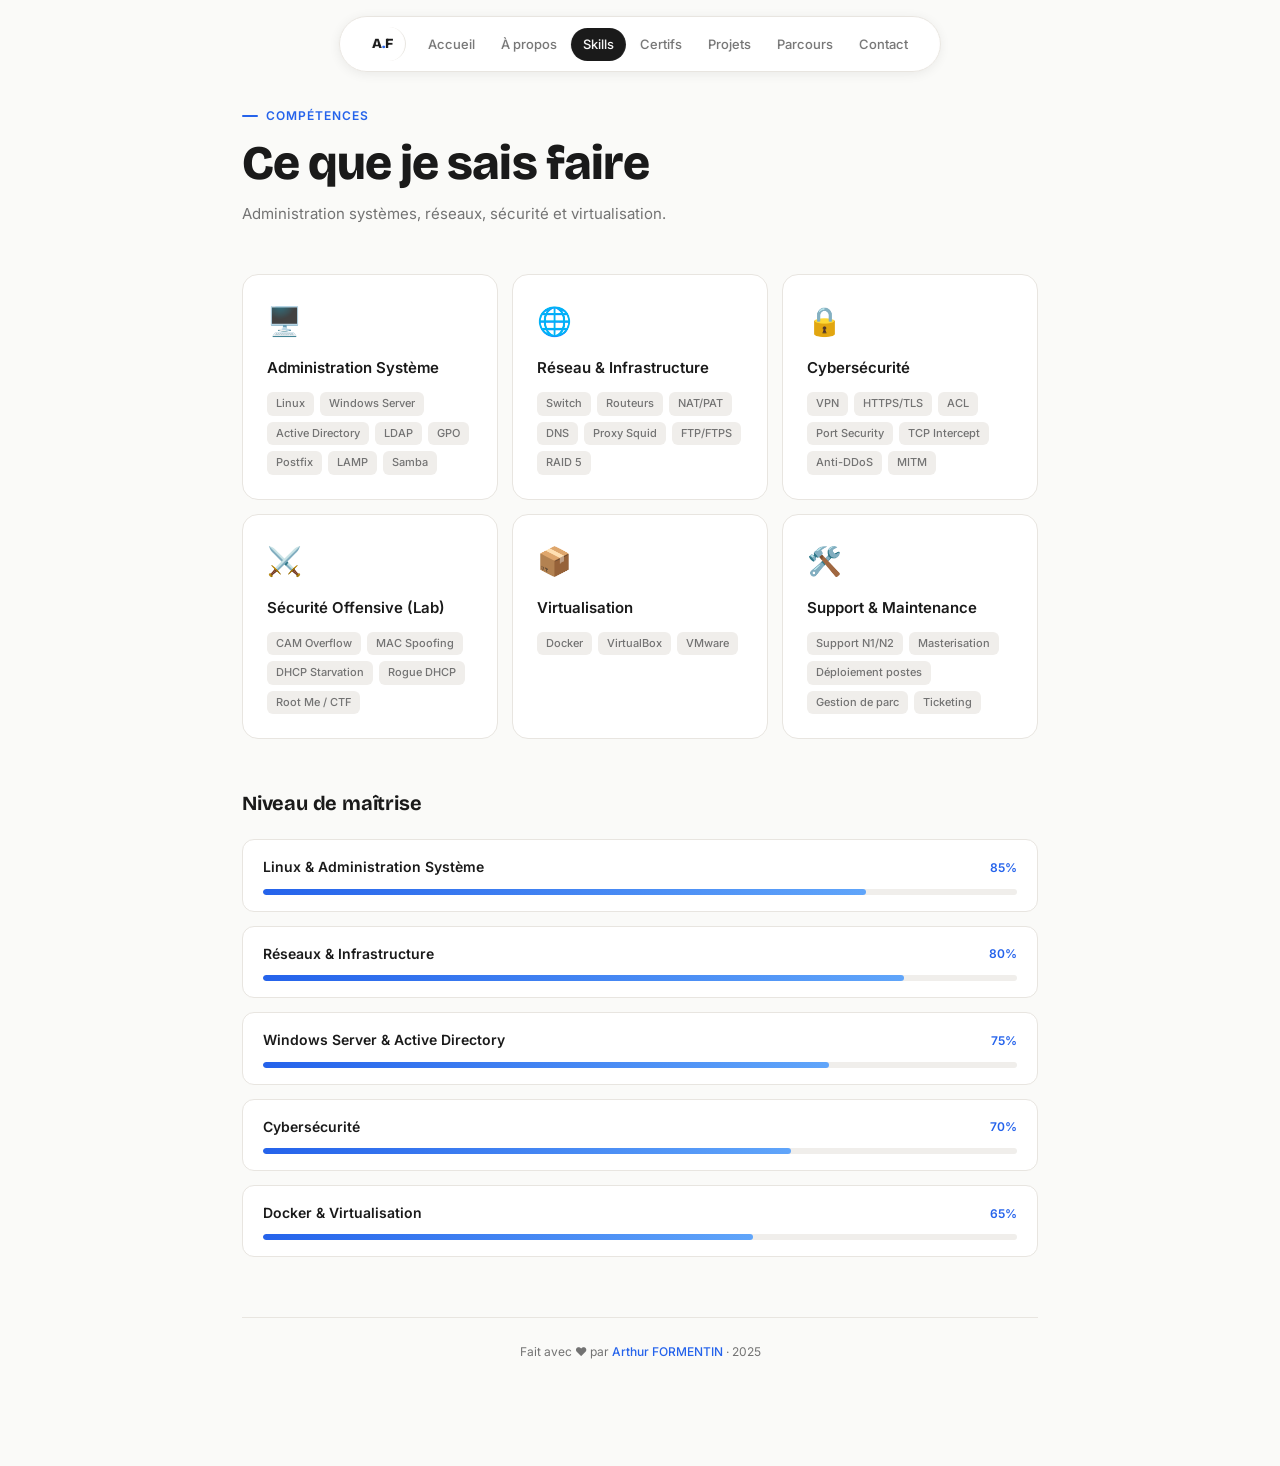
<file: portfolio/skills.html>
<!DOCTYPE html>
<html lang="fr">
<head>
  <meta charset="UTF-8">
  <meta name="viewport" content="width=device-width, initial-scale=1.0">
  <title>Arthur FORMENTIN — Compétences</title>
  <link href="https://fonts.googleapis.com/css2?family=Bricolage+Grotesque:opsz,wght@12..96,400;12..96,700;12..96,800&family=Inter:wght@400;500;600&display=swap" rel="stylesheet">
  <link rel="stylesheet" href="css/style.css">
  <style>
    .skills-grid { display: grid; grid-template-columns: repeat(3, 1fr); gap: 14px; margin-bottom: 48px; }
    .skill-card { background: var(--white); border: 1.5px solid var(--border); border-radius: var(--radius); padding: 24px; transition: all 0.25s; }
    .skill-card:hover { border-color: var(--accent); box-shadow: var(--shadow-hover); transform: translateY(-3px); }
    .skill-emoji { font-size: 28px; margin-bottom: 12px; display: block; }
    .skill-title { font-size: 15px; font-weight: 600; margin-bottom: 12px; }
    .skill-tags { display: flex; flex-wrap: wrap; gap: 6px; }
    .tag { font-size: 11px; font-weight: 500; padding: 3px 9px; border-radius: 6px; background: var(--light); color: var(--muted); }

    .lang-section { margin-bottom: 48px; }
    .lang-title { font-family: 'Bricolage Grotesque', sans-serif; font-size: 20px; font-weight: 700; margin-bottom: 20px; letter-spacing: -0.01em; }
    .lang-list { display: flex; flex-direction: column; gap: 14px; }
    .lang-item { background: var(--white); border: 1.5px solid var(--border); border-radius: 12px; padding: 16px 20px; }
    .lang-top { display: flex; justify-content: space-between; align-items: center; margin-bottom: 10px; }
    .lang-name { font-size: 14px; font-weight: 600; }
    .lang-pct { font-size: 12px; font-weight: 600; color: var(--accent); }
    .lang-bar-bg { height: 6px; background: var(--light); border-radius: 3px; overflow: hidden; }
    .lang-bar { height: 100%; background: linear-gradient(90deg, var(--accent), #60a5fa); border-radius: 3px; width: 0; transition: width 1s ease 0.2s; }
    .lang-bar.animated { width: var(--target-width); }

    @media (max-width: 700px) { .skills-grid { grid-template-columns: repeat(2, 1fr); } }
  </style>
</head>
<body>

  <nav>
    <a href="index.html" class="nav-logo">A<span>.</span>F</a>
    <a href="index.html">Accueil</a>
    <a href="about.html">À propos</a>
    <a href="skills.html" class="active">Skills</a>
    <a href="certs.html">Certifs</a>
    <a href="projects.html">Projets</a>
    <a href="parcours.html">Parcours</a>
    <a href="contact.html">Contact</a>
  </nav>

  <div class="page-wrapper">
    <div class="container">

      <div class="page-header reveal">
        <p class="section-label">Compétences</p>
        <h1>Ce que je sais faire</h1>
        <p class="page-subtitle">Administration systèmes, réseaux, sécurité et virtualisation.</p>
      </div>

      <div class="skills-grid">
        <div class="skill-card reveal">
          <span class="skill-emoji">🖥️</span>
          <p class="skill-title">Administration Système</p>
          <div class="skill-tags">
            <span class="tag">Linux</span><span class="tag">Windows Server</span>
            <span class="tag">Active Directory</span><span class="tag">LDAP</span>
            <span class="tag">GPO</span><span class="tag">Postfix</span>
            <span class="tag">LAMP</span><span class="tag">Samba</span>
          </div>
        </div>
        <div class="skill-card reveal">
          <span class="skill-emoji">🌐</span>
          <p class="skill-title">Réseau & Infrastructure</p>
          <div class="skill-tags">
            <span class="tag">Switch</span><span class="tag">Routeurs</span>
            <span class="tag">NAT/PAT</span><span class="tag">DNS</span>
            <span class="tag">Proxy Squid</span><span class="tag">FTP/FTPS</span>
            <span class="tag">RAID 5</span>
          </div>
        </div>
        <div class="skill-card reveal">
          <span class="skill-emoji">🔒</span>
          <p class="skill-title">Cybersécurité</p>
          <div class="skill-tags">
            <span class="tag">VPN</span><span class="tag">HTTPS/TLS</span>
            <span class="tag">ACL</span><span class="tag">Port Security</span>
            <span class="tag">TCP Intercept</span><span class="tag">Anti-DDoS</span>
            <span class="tag">MITM</span>
          </div>
        </div>
        <div class="skill-card reveal">
          <span class="skill-emoji">⚔️</span>
          <p class="skill-title">Sécurité Offensive (Lab)</p>
          <div class="skill-tags">
            <span class="tag">CAM Overflow</span><span class="tag">MAC Spoofing</span>
            <span class="tag">DHCP Starvation</span><span class="tag">Rogue DHCP</span>
            <span class="tag">Root Me / CTF</span>
          </div>
        </div>
        <div class="skill-card reveal">
          <span class="skill-emoji">📦</span>
          <p class="skill-title">Virtualisation</p>
          <div class="skill-tags">
            <span class="tag">Docker</span><span class="tag">VirtualBox</span>
            <span class="tag">VMware</span>
          </div>
        </div>
        <div class="skill-card reveal">
          <span class="skill-emoji">🛠️</span>
          <p class="skill-title">Support & Maintenance</p>
          <div class="skill-tags">
            <span class="tag">Support N1/N2</span><span class="tag">Masterisation</span>
            <span class="tag">Déploiement postes</span><span class="tag">Gestion de parc</span>
            <span class="tag">Ticketing</span>
          </div>
        </div>
      </div>

      <div class="lang-section">
        <p class="lang-title reveal">Niveau de maîtrise</p>
        <div class="lang-list">
          <div class="lang-item reveal">
            <div class="lang-top"><span class="lang-name">Linux & Administration Système</span><span class="lang-pct">85%</span></div>
            <div class="lang-bar-bg"><div class="lang-bar" data-width="80%"></div></div>
          </div>
          <div class="lang-item reveal">
            <div class="lang-top"><span class="lang-name">Réseaux & Infrastructure</span><span class="lang-pct">80%</span></div>
            <div class="lang-bar-bg"><div class="lang-bar" data-width="85%"></div></div>
          </div>
          <div class="lang-item reveal">
            <div class="lang-top"><span class="lang-name">Windows Server & Active Directory</span><span class="lang-pct">75%</span></div>
            <div class="lang-bar-bg"><div class="lang-bar" data-width="75%"></div></div>
          </div>
          <div class="lang-item reveal">
            <div class="lang-top"><span class="lang-name">Cybersécurité</span><span class="lang-pct">70%</span></div>
            <div class="lang-bar-bg"><div class="lang-bar" data-width="70%"></div></div>
          </div>
          <div class="lang-item reveal">
            <div class="lang-top"><span class="lang-name">Docker & Virtualisation</span><span class="lang-pct">65%</span></div>
            <div class="lang-bar-bg"><div class="lang-bar" data-width="65%"></div></div>
          </div>
        </div>
      </div>

      <footer><p>Fait avec ❤️ par <a href="index.html">Arthur FORMENTIN</a> · 2025</p></footer>
    </div>
  </div>

  <script>
    const obs = new IntersectionObserver((entries) => {
      entries.forEach(e => {
        if (!e.isIntersecting) return;
        const siblings = [...(e.target.parentElement?.querySelectorAll('.reveal') ?? [])];
        setTimeout(() => e.target.classList.add('visible'), siblings.indexOf(e.target) * 70);
        obs.unobserve(e.target);
        e.target.querySelectorAll('.lang-bar').forEach(b => {
          b.style.setProperty('--target-width', b.dataset.width);
          b.classList.add('animated');
        });
      });
    }, { threshold: 0.1 });
    document.querySelectorAll('.reveal').forEach(el => obs.observe(el));
  </script>
</body>
</html>
</file>
<file: portfolio/css/style.css>
@import url('https://fonts.googleapis.com/css2?family=Bricolage+Grotesque:opsz,wght@12..96,300;12..96,400;12..96,500;12..96,600;12..96,700;12..96,800&family=Inter:wght@300;400;500;600&display=swap');

:root {
  --bg: #fafaf8;
  --white: #ffffff;
  --text: #1a1a1a;
  --muted: #737373;
  --light: #f0eeeb;
  --border: #e8e5e0;
  --accent: #2563eb;
  --accent-light: #eff6ff;
  --green: #16a34a;
  --green-light: #f0fdf4;
  --radius: 16px;
  --shadow: 0 2px 12px rgba(0,0,0,0.07);
  --shadow-hover: 0 8px 32px rgba(0,0,0,0.12);
}

*, *::before, *::after { box-sizing: border-box; margin: 0; padding: 0; }
html { scroll-behavior: smooth; }

body {
  background: var(--bg);
  color: var(--text);
  font-family: 'Inter', sans-serif;
  font-size: 15px;
  line-height: 1.6;
  -webkit-font-smoothing: antialiased;
  min-height: 100vh;
}

::-webkit-scrollbar { width: 5px; }
::-webkit-scrollbar-track { background: var(--bg); }
::-webkit-scrollbar-thumb { background: var(--border); border-radius: 10px; }

/* NAV */
nav {
  position: fixed;
  top: 16px; left: 50%;
  transform: translateX(-50%);
  z-index: 100;
  background: rgba(255,255,255,0.9);
  backdrop-filter: blur(20px);
  border: 1px solid var(--border);
  border-radius: 100px;
  padding: 10px 20px;
  display: flex;
  align-items: center;
  gap: 2px;
  box-shadow: var(--shadow);
  white-space: nowrap;
}

.nav-logo {
  font-family: 'Bricolage Grotesque', sans-serif;
  font-weight: 800;
  font-size: 14px;
  letter-spacing: -0.02em;
  color: var(--text);
  text-decoration: none;
  margin-right: 8px;
  padding-right: 12px;
  border-right: 1px solid var(--border);
}

.nav-logo span { color: var(--accent); }

nav a {
  padding: 6px 12px;
  border-radius: 100px;
  font-size: 13px;
  font-weight: 500;
  color: var(--muted);
  text-decoration: none;
  transition: all 0.2s;
}

nav a:hover { color: var(--text); }
nav a.active { background: var(--text); color: white; }

/* LAYOUT */
.container {
  max-width: 860px;
  margin: 0 auto;
  padding: 0 32px;
}

.page-wrapper {
  padding-top: 100px;
  padding-bottom: 80px;
  min-height: 100vh;
}

/* PAGE HEADER */
.page-header { margin-bottom: 48px; }

.section-label {
  display: inline-flex;
  align-items: center;
  gap: 8px;
  font-size: 12px;
  font-weight: 600;
  color: var(--accent);
  letter-spacing: 0.08em;
  text-transform: uppercase;
  margin-bottom: 10px;
}

.section-label::before {
  content: '';
  width: 16px; height: 2px;
  background: var(--accent);
  border-radius: 1px;
}

h1, h2 {
  font-family: 'Bricolage Grotesque', sans-serif;
  font-weight: 700;
  letter-spacing: -0.02em;
  line-height: 1.15;
}

h1 { font-size: clamp(32px, 5vw, 48px); font-weight: 800; }
h2 { font-size: clamp(22px, 3vw, 28px); }

.page-subtitle {
  font-size: 15px;
  color: var(--muted);
  margin-top: 10px;
  max-width: 500px;
  line-height: 1.7;
}

/* SHARED TAGS */
.tag {
  font-size: 11px;
  font-weight: 500;
  padding: 3px 9px;
  border-radius: 6px;
  background: var(--light);
  color: var(--muted);
}

.stack-tag {
  font-size: 11px;
  font-weight: 600;
  padding: 3px 9px;
  border-radius: 6px;
  background: var(--accent-light);
  color: var(--accent);
}

/* BUTTONS */
.btn {
  display: inline-flex;
  align-items: center;
  gap: 8px;
  padding: 12px 22px;
  border-radius: 12px;
  font-size: 14px;
  font-weight: 600;
  text-decoration: none;
  border: none;
  cursor: pointer;
  transition: all 0.2s;
  font-family: 'Inter', sans-serif;
}

.btn-dark { background: var(--text); color: white; }
.btn-dark:hover { background: #333; transform: translateY(-2px); box-shadow: 0 6px 20px rgba(0,0,0,0.2); }

.btn-light { background: var(--white); color: var(--text); border: 1.5px solid var(--border); }
.btn-light:hover { border-color: var(--text); transform: translateY(-2px); box-shadow: var(--shadow); }

/* FOOTER */
footer {
  margin-top: 60px;
  padding: 24px 0;
  border-top: 1px solid var(--border);
  text-align: center;
  font-size: 12px;
  color: var(--muted);
}

footer a { color: var(--accent); text-decoration: none; font-weight: 500; }

/* ANIMATIONS */
@keyframes fadeUp {
  from { opacity: 0; transform: translateY(18px); }
  to   { opacity: 1; transform: translateY(0); }
}

.reveal {
  opacity: 0;
  transform: translateY(14px);
  transition: opacity 0.45s ease, transform 0.45s ease;
}

.reveal.visible { opacity: 1; transform: translateY(0); }

/* RESPONSIVE */
@media (max-width: 700px) {
  nav { top: 10px; padding: 8px 12px; }
  nav a { padding: 5px 8px; font-size: 11px; }
  .nav-logo { font-size: 12px; margin-right: 4px; padding-right: 8px; }
  .container { padding: 0 20px; }
  .page-wrapper { padding-top: 80px; }
}
</file>
<file: portfolio/css/certs.css>
/* ── certs.css — styles propres à la page Certifications ── */

/* ─── Cartes certifications ────────────────────────────────────────── */
.certs-grid {
  display: grid;
  grid-template-columns: repeat(2, 1fr);
  gap: 14px;
  margin-bottom: 64px;
}

.cert-card {
  background: var(--white);
  border: 1.5px solid var(--border);
  border-radius: var(--radius);
  padding: 24px;
  display: flex;
  align-items: center;
  gap: 16px;
  text-decoration: none;
  color: inherit;
  transition: all 0.25s;
}

.cert-card:hover {
  border-color: var(--accent);
  box-shadow: var(--shadow-hover);
  transform: translateY(-3px);
}

.cert-icon {
  width: 52px; height: 52px;
  background: var(--bg);
  border: 1.5px solid var(--border);
  border-radius: 14px;
  display: flex; align-items: center; justify-content: center;
  font-size: 24px;
  flex-shrink: 0;
}

.cert-info   { flex: 1; }
.cert-name   { font-size: 15px; font-weight: 600; margin-bottom: 4px; }
.cert-issuer { font-size: 12px; color: var(--muted); margin-bottom: 8px; }

.cert-badge-row { display: flex; gap: 6px; flex-wrap: wrap; }

.cert-year {
  font-size: 11px;
  font-weight: 600;
  color: var(--accent);
  background: var(--accent-light);
  padding: 3px 9px;
  border-radius: 6px;
}

.cert-level {
  font-size: 11px;
  font-weight: 600;
  padding: 3px 9px;
  border-radius: 6px;
  background: var(--green-light);
  color: var(--green);
}

.cert-arrow {
  color: var(--muted);
  font-size: 16px;
  transition: all 0.2s;
  flex-shrink: 0;
  margin-left: 8px;
}

.cert-card:hover .cert-arrow {
  color: var(--accent);
  transform: translate(3px, -3px);
}

/* ─── Section Root Me Live ─────────────────────────────────────────── */
.rootme-section {
  background: var(--white);
  border: 1.5px solid var(--border);
  border-radius: var(--radius);
  padding: 32px;
  margin-bottom: 48px;
}

.rootme-header {
  display: flex;
  justify-content: space-between;
  align-items: flex-end;
  flex-wrap: wrap;
  gap: 16px;
  margin-bottom: 28px;
}

.rootme-title {
  font-family: 'Bricolage Grotesque', sans-serif;
  font-size: 26px;
  font-weight: 700;
  letter-spacing: -0.02em;
  margin-top: 4px;
}

.rootme-pseudo {
  color: var(--accent);
  font-weight: 700;
}

.rootme-link {
  font-size: 13px;
  font-weight: 600;
  color: var(--accent);
  text-decoration: none;
  padding: 8px 14px;
  border: 1.5px solid var(--accent);
  border-radius: 8px;
  transition: all 0.2s;
}

.rootme-link:hover {
  background: var(--accent);
  color: var(--white);
}

/* Cartes de stats globales */
.rootme-stats {
  display: grid;
  grid-template-columns: repeat(3, 1fr);
  gap: 12px;
  margin-bottom: 32px;
}

.rootme-stat {
  background: var(--bg);
  border: 1.5px solid var(--border);
  border-radius: 12px;
  padding: 18px 20px;
  text-align: center;
}

.rootme-stat-label {
  font-size: 11px;
  font-weight: 600;
  color: var(--muted);
  text-transform: uppercase;
  letter-spacing: 0.06em;
  margin-bottom: 6px;
}

.rootme-stat-value {
  font-family: 'Bricolage Grotesque', sans-serif;
  font-size: 28px;
  font-weight: 800;
  color: var(--accent);
  letter-spacing: -0.02em;
}

/* Liste des domaines */
.domains-title {
  font-family: 'Bricolage Grotesque', sans-serif;
  font-size: 16px;
  font-weight: 700;
  margin-bottom: 16px;
  letter-spacing: -0.01em;
}

.domains-list {
  display: flex;
  flex-direction: column;
  gap: 10px;
}

.domains-loading {
  font-size: 13px;
  color: var(--muted);
  font-style: italic;
}

.domain-item {
  display: grid;
  grid-template-columns: 140px 1fr 90px;
  align-items: center;
  gap: 14px;
}

.domain-name {
  font-size: 13px;
  font-weight: 600;
}

.domain-bar-bg {
  height: 8px;
  background: var(--light);
  border-radius: 4px;
  overflow: hidden;
}

.domain-bar {
  height: 100%;
  background: linear-gradient(90deg, var(--accent), #818cf8);
  border-radius: 4px;
  width: 0;
  transition: width 1.2s cubic-bezier(0.22, 1, 0.36, 1);
}

.domain-bar.animated { width: var(--target-width); }

.domain-pct {
  font-size: 12px;
  font-weight: 600;
  text-align: right;
  color: var(--muted);
}

.domain-pct strong {
  color: var(--text, #111);
  font-weight: 700;
}

.rootme-updated {
  margin-top: 24px;
  padding-top: 20px;
  border-top: 1px solid var(--border);
  font-size: 11px;
  color: var(--muted);
  text-align: right;
  font-style: italic;
}

/* ─── Responsive ───────────────────────────────────────────────────── */
@media (max-width: 700px) {
  .rootme-stats        { grid-template-columns: 1fr; }
  .domain-item         { grid-template-columns: 100px 1fr 60px; gap: 10px; }
  .domain-name         { font-size: 12px; }
}

@media (max-width: 640px) {
  .certs-grid          { grid-template-columns: 1fr; }
  .rootme-section      { padding: 24px; }
  .rootme-title        { font-size: 22px; }
}
</file>
<file: portfolio/css/contact.css>
/* ── contact.css — styles propres à la page Contact ── */

.contact-wrapper {
  display: grid;
  grid-template-columns: 1fr 1fr;
  gap: 32px;
  align-items: start;
}

.contact-left p {
  font-size: 15px;
  color: var(--muted);
  line-height: 1.8;
  margin-bottom: 32px;
}

.contact-links { display: flex; flex-direction: column; gap: 10px; }

.contact-btn {
  display: flex;
  align-items: center;
  gap: 14px;
  padding: 16px 20px;
  border: 1.5px solid var(--border);
  border-radius: var(--radius);
  background: var(--white);
  color: var(--text);
  text-decoration: none;
  transition: all 0.25s;
}

.contact-btn:hover {
  border-color: var(--accent);
  color: var(--accent);
  transform: translateX(4px);
  box-shadow: var(--shadow);
}

.contact-btn.cv-btn {
  background: var(--text);
  color: white;
  border-color: var(--text);
}

.contact-btn.cv-btn:hover {
  background: #333;
  border-color: #333;
  color: white;
  box-shadow: 0 6px 20px rgba(0,0,0,0.2);
}

.contact-btn-ico {
  width: 40px; height: 40px;
  background: var(--bg);
  border-radius: 10px;
  display: flex; align-items: center; justify-content: center;
  font-size: 18px;
  flex-shrink: 0;
}

.cv-btn .contact-btn-ico { background: rgba(255,255,255,0.15); }

.contact-btn-text        { flex: 1; }
.contact-btn-text strong { display: block; font-size: 14px; font-weight: 600; }
.contact-btn-text span   { font-size: 12px; opacity: 0.7; }

.contact-btn-arrow {
  font-size: 16px;
  opacity: 0.5;
  transition: all 0.2s;
}

.contact-btn:hover .contact-btn-arrow { opacity: 1; transform: translateX(3px); }

/* Availability card */
.availability-card {
  background: var(--white);
  border: 1.5px solid var(--border);
  border-radius: var(--radius);
  padding: 28px;
  margin-bottom: 20px;
}

.avail-header {
  display: flex;
  align-items: center;
  gap: 10px;
  margin-bottom: 20px;
}

.avail-dot {
  width: 10px; height: 10px;
  background: var(--green);
  border-radius: 50%;
  animation: pulse 2s infinite;
}

@keyframes pulse {
  0%,100% { box-shadow: 0 0 0 0 rgba(22,163,74,0.4); }
  50%      { box-shadow: 0 0 0 6px rgba(22,163,74,0); }
}

.avail-title {
  font-family: 'Bricolage Grotesque', sans-serif;
  font-size: 16px;
  font-weight: 700;
}

.avail-grid {
  display: grid;
  grid-template-columns: 1fr 1fr;
  gap: 10px;
}

.avail-item {
  background: var(--bg);
  border-radius: 10px;
  padding: 12px;
}

.avail-label { font-size: 11px; color: var(--muted); font-weight: 500; margin-bottom: 3px; }
.avail-value { font-size: 13px; font-weight: 600; }

/* Documents card */
.documents-card {
  background: var(--white);
  border: 1.5px solid var(--border);
  border-radius: var(--radius);
  padding: 28px;
}

.docs-header {
  display: flex;
  align-items: center;
  gap: 14px;
  margin-bottom: 20px;
}

.docs-icon {
  width: 40px;
  height: 40px;
  background: var(--bg);
  border-radius: 10px;
  display: flex;
  align-items: center;
  justify-content: center;
  font-size: 18px;
  flex-shrink: 0;
}

.docs-title {
  font-family: 'Bricolage Grotesque', sans-serif;
  font-size: 16px;
  font-weight: 700;
  margin: 0 0 2px 0;
  line-height: 1.2;
}

.docs-subtitle {
  font-size: 12px;
  color: var(--muted);
  margin: 0;
  line-height: 1.4;
}

.docs-list {
  display: flex;
  flex-direction: column;
  gap: 10px;
}

@media (max-width: 700px) {
  .contact-wrapper { grid-template-columns: 1fr; }
}
</file>
<file: portfolio/css/parcours.css>
/* ── parcours.css ── */

/* En-têtes des deux colonnes */
.timeline-wrapper {
  display: grid;
  grid-template-columns: 1fr 1fr;
  gap: 40px;
  align-items: start;
}

.timeline-col-header {
  display: flex;
  align-items: center;
  gap: 10px;
  margin-bottom: 24px;
  padding-bottom: 16px;
  border-bottom: 2px solid var(--border);
}

.timeline-col-header.school { border-color: var(--accent); }
.timeline-col-header.work   { border-color: #16a34a; }

.col-icon {
  width: 40px; height: 40px;
  border-radius: 12px;
  display: flex; align-items: center; justify-content: center;
  font-size: 20px;
  flex-shrink: 0;
}

.school .col-icon { background: var(--accent-light); }
.work   .col-icon { background: var(--green-light); }

.col-title {
  font-family: 'Bricolage Grotesque', sans-serif;
  font-size: 18px;
  font-weight: 700;
  letter-spacing: -0.01em;
}

.school .col-title { color: var(--accent); }
.work   .col-title { color: var(--green); }

/* Timeline verticale dans chaque colonne */
.timeline {
  position: relative;
  padding-left: 24px;
  display: flex;
  flex-direction: column;
  gap: 14px;
}

.timeline::before {
  content: '';
  position: absolute;
  left: 0; top: 10px; bottom: 10px;
  width: 2px;
  border-radius: 1px;
}

.school-col .timeline::before { background: linear-gradient(to bottom, var(--accent), var(--border)); }
.work-col   .timeline::before { background: linear-gradient(to bottom, var(--green), var(--border)); }

.timeline-item {
  position: relative;
}

.timeline-item::before {
  content: '';
  position: absolute;
  left: -29px; top: 20px;
  width: 10px; height: 10px;
  border-radius: 50%;
  background: var(--white);
  box-shadow: 0 0 0 3px var(--bg);
}

.school-col .timeline-item::before { border: 2.5px solid var(--accent); }
.work-col   .timeline-item::before { border: 2.5px solid var(--green); }

.tl-card {
  background: var(--white);
  border: 1.5px solid var(--border);
  border-radius: var(--radius);
  padding: 20px 22px;
  transition: all 0.25s;
}

.school-col .tl-card:hover { border-color: var(--accent); box-shadow: var(--shadow); transform: translateX(4px); }
.work-col   .tl-card:hover { border-color: var(--green);  box-shadow: var(--shadow); transform: translateX(4px); }

.tl-top {
  display: flex;
  align-items: center;
  gap: 8px;
  margin-bottom: 8px;
  flex-wrap: wrap;
}

.tl-date {
  font-size: 11px;
  font-weight: 600;
  padding: 3px 10px;
  border-radius: 6px;
}

.school-col .tl-date { color: var(--accent); background: var(--accent-light); }
.work-col   .tl-date { color: var(--green);  background: var(--green-light); }

.tl-role {
  font-family: 'Bricolage Grotesque', sans-serif;
  font-size: 16px;
  font-weight: 700;
  letter-spacing: -0.01em;
  margin-bottom: 3px;
}

.tl-place { font-size: 12px; color: var(--muted); font-weight: 500; margin-bottom: 8px; }

.tl-desc { font-size: 13px; color: var(--muted); line-height: 1.75; margin-bottom: 10px; }

.tl-tags { display: flex; flex-wrap: wrap; gap: 5px; }

/* Responsive */
@media (max-width: 700px) {
  .timeline-wrapper {
    grid-template-columns: 1fr;
    gap: 48px;
  }
}
</file>
<file: portfolio/css/projects.css>
/* ── projects.css ── */

.filter-bar {
  display: flex;
  gap: 8px;
  flex-wrap: wrap;
  margin-bottom: 32px;
}

.filter-btn {
  padding: 7px 16px;
  border-radius: 100px;
  border: 1.5px solid var(--border);
  background: var(--white);
  color: var(--muted);
  font-size: 13px;
  font-weight: 500;
  cursor: pointer;
  transition: all 0.2s;
  font-family: 'Inter', sans-serif;
}

.filter-btn:hover,
.filter-btn.active {
  background: var(--text);
  color: white;
  border-color: var(--text);
}

/* ── GRILLE ── */
.projects-grid {
  display: grid;
  grid-template-columns: repeat(2, 1fr);
  gap: 16px;
}

.project-card {
  background: var(--white);
  border: 1.5px solid var(--border);
  border-radius: var(--radius);
  padding: 28px;
  color: inherit;
  display: flex;
  flex-direction: column;
  gap: 12px;
  transition: all 0.25s;
  cursor: pointer;
  text-align: left;
  font-family: 'Inter', sans-serif;
  width: 100%;
}

.project-card:hover {
  border-color: var(--accent);
  box-shadow: var(--shadow-hover);
  transform: translateY(-4px);
}

.project-card.hidden { display: none; }

.proj-top {
  display: flex;
  justify-content: space-between;
  align-items: flex-start;
}

.proj-ico {
  width: 52px; height: 52px;
  background: var(--bg);
  border: 1.5px solid var(--border);
  border-radius: 14px;
  display: flex; align-items: center; justify-content: center;
  font-size: 24px;
}

.proj-arrow { color: var(--muted); font-size: 18px; transition: all 0.2s; }
.project-card:hover .proj-arrow { color: var(--accent); transform: translate(3px, -3px); }

.proj-name {
  font-family: 'Bricolage Grotesque', sans-serif;
  font-size: 18px;
  font-weight: 700;
  letter-spacing: -0.01em;
}

.proj-desc { font-size: 13px; color: var(--muted); line-height: 1.7; flex: 1; }

.proj-footer {
  display: flex;
  justify-content: space-between;
  align-items: center;
  padding-top: 16px;
  border-top: 1px solid var(--border);
}

.proj-stack { display: flex; gap: 5px; flex-wrap: wrap; }

.proj-status {
  font-size: 11px;
  font-weight: 600;
  padding: 3px 10px;
  border-radius: 6px;
  flex-shrink: 0;
}

.status-done { background: var(--green-light); color: var(--green); }
.status-wip  { background: #fef9c3; color: #a16207; }

/* ── MODALE PDF ── */
.modal-overlay {
  position: fixed;
  inset: 0;
  background: rgba(0,0,0,0.55);
  backdrop-filter: blur(6px);
  z-index: 999;
  display: flex;
  align-items: center;
  justify-content: center;
  padding: 24px;
  opacity: 0;
  pointer-events: none;
  transition: opacity 0.25s ease;
}

.modal-overlay.open { opacity: 1; pointer-events: all; }

.modal {
  background: var(--white);
  border: 1.5px solid var(--border);
  border-radius: 20px;
  width: 100%;
  max-width: 860px;
  height: 88vh;
  display: flex;
  flex-direction: column;
  box-shadow: 0 24px 64px rgba(0,0,0,0.2);
  transform: translateY(20px) scale(0.98);
  transition: transform 0.25s ease;
  overflow: hidden;
}

.modal-overlay.open .modal { transform: translateY(0) scale(1); }

.modal-header {
  display: flex;
  align-items: center;
  justify-content: space-between;
  padding: 18px 24px;
  border-bottom: 1.5px solid var(--border);
  flex-shrink: 0;
}

.modal-title { display: flex; align-items: center; gap: 12px; }

.modal-ico {
  width: 40px; height: 40px;
  background: var(--bg);
  border: 1.5px solid var(--border);
  border-radius: 10px;
  display: flex; align-items: center; justify-content: center;
  font-size: 18px;
}

.modal-name {
  font-family: 'Bricolage Grotesque', sans-serif;
  font-size: 17px;
  font-weight: 700;
  letter-spacing: -0.01em;
}

.modal-actions { display: flex; align-items: center; gap: 8px; }

.modal-btn {
  display: inline-flex;
  align-items: center;
  gap: 6px;
  padding: 8px 14px;
  border-radius: 10px;
  font-size: 13px;
  font-weight: 600;
  text-decoration: none;
  border: 1.5px solid var(--border);
  background: var(--bg);
  color: var(--text);
  cursor: pointer;
  transition: all 0.2s;
  font-family: 'Inter', sans-serif;
}

.modal-btn:hover { border-color: var(--accent); color: var(--accent); background: var(--accent-light); }

.modal-close {
  width: 36px; height: 36px;
  border-radius: 10px;
  border: 1.5px solid var(--border);
  background: var(--bg);
  color: var(--muted);
  font-size: 16px;
  cursor: pointer;
  display: flex; align-items: center; justify-content: center;
  transition: all 0.2s;
  flex-shrink: 0;
}

.modal-close:hover { border-color: #ef4444; color: #ef4444; background: #fef2f2; }

.modal-body {
  flex: 1;
  overflow: hidden;
  background: var(--light);
  position: relative;
}

.modal-body iframe {
  width: 100%;
  height: 100%;
  border: none;
  display: none;
}

.modal-loading {
  position: absolute;
  inset: 0;
  display: flex;
  flex-direction: column;
  align-items: center;
  justify-content: center;
  gap: 12px;
  color: var(--muted);
  font-size: 14px;
  background: var(--light);
}

.modal-loading-spinner {
  width: 36px; height: 36px;
  border: 3px solid var(--border);
  border-top-color: var(--accent);
  border-radius: 50%;
  animation: spin 0.8s linear infinite;
}

@keyframes spin { to { transform: rotate(360deg); } }

.modal-error {
  position: absolute;
  inset: 0;
  display: none;
  flex-direction: column;
  align-items: center;
  justify-content: center;
  gap: 10px;
  text-align: center;
  padding: 32px;
  background: var(--light);
}

.modal-error-ico   { font-size: 48px; }

.modal-error-title {
  font-family: 'Bricolage Grotesque', sans-serif;
  font-size: 18px;
  font-weight: 700;
}

.modal-error-desc { font-size: 13px; color: var(--muted); line-height: 1.7; }

.modal-error-desc code {
  background: var(--white);
  border: 1px solid var(--border);
  padding: 2px 8px;
  border-radius: 6px;
  font-size: 12px;
}

.modal-footer {
  padding: 14px 24px;
  border-top: 1.5px solid var(--border);
  display: flex;
  align-items: center;
  justify-content: space-between;
  flex-shrink: 0;
  background: var(--bg);
}

.modal-stack { display: flex; gap: 6px; flex-wrap: wrap; }

.modal-status {
  font-size: 11px;
  font-weight: 600;
  padding: 3px 10px;
  border-radius: 6px;
}

@media (max-width: 640px) {
  .projects-grid { grid-template-columns: 1fr; }
  .modal { height: 95vh; }
}
</file>
